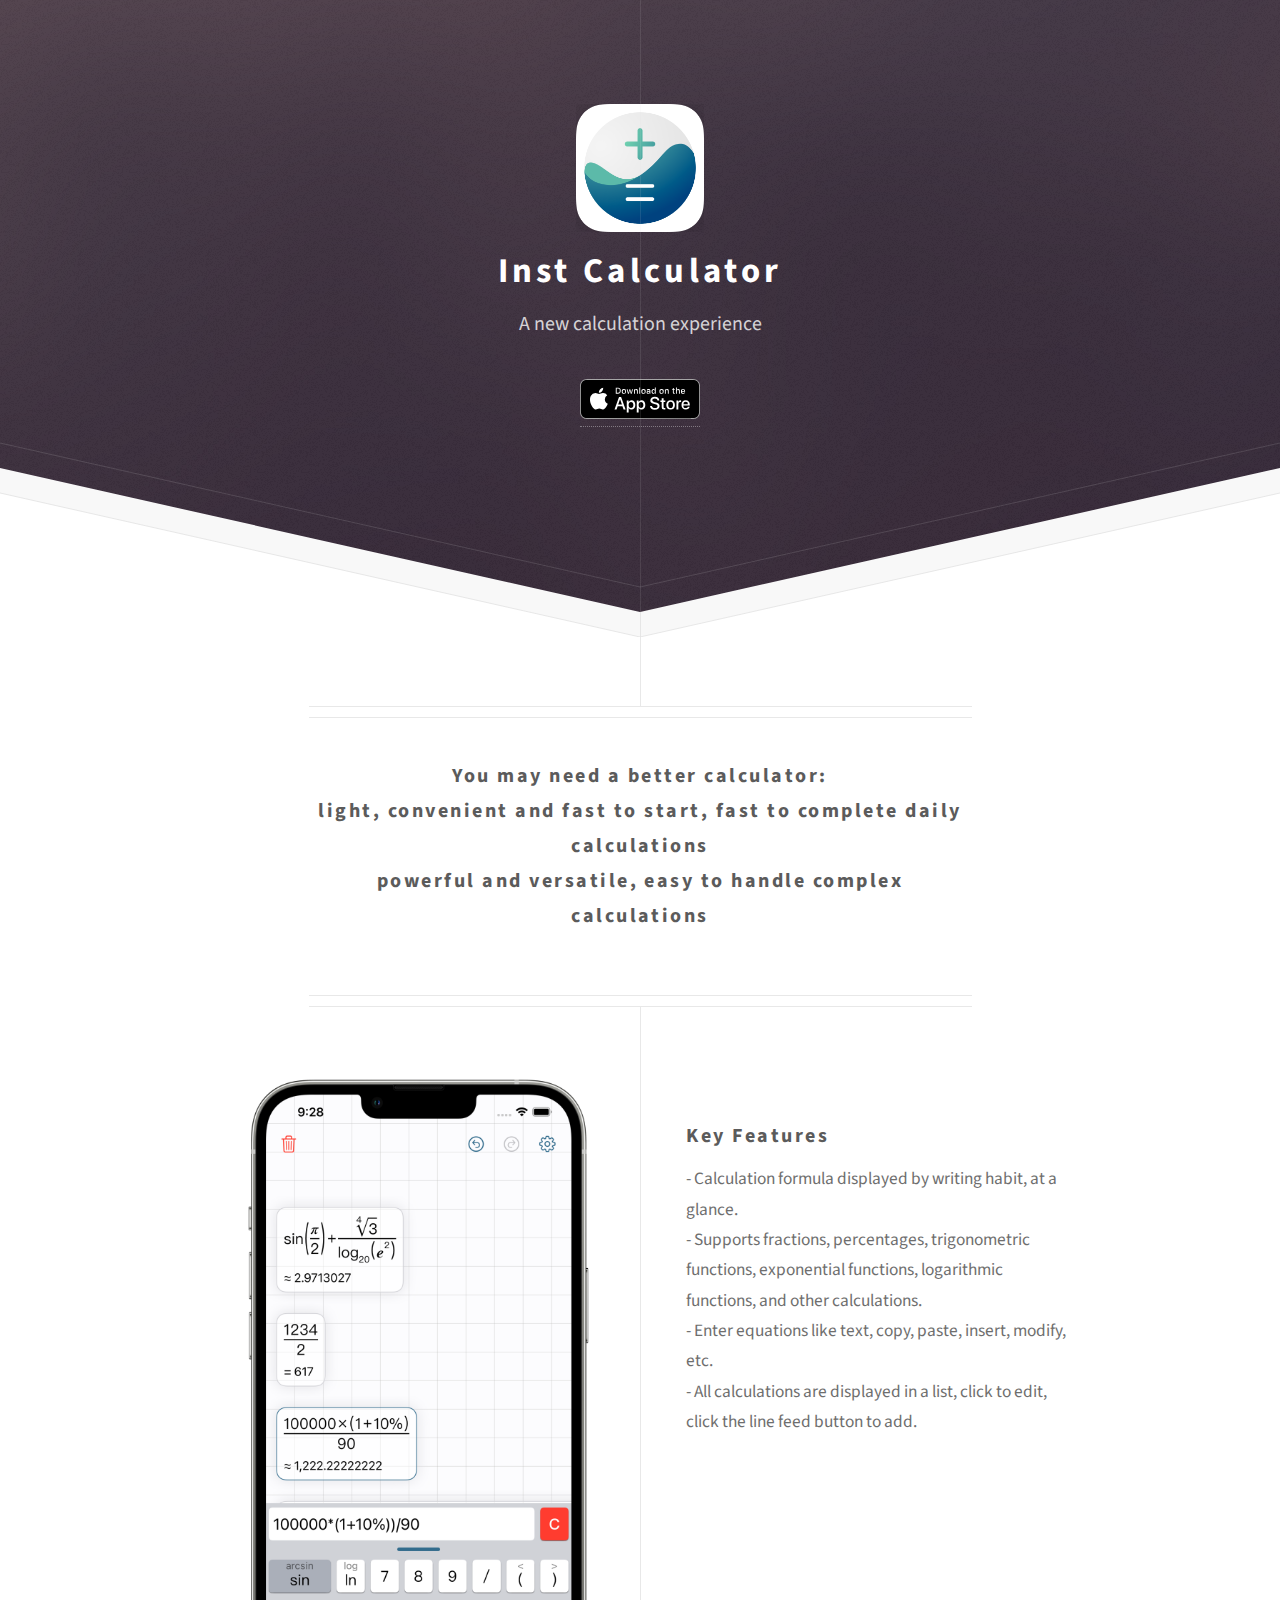
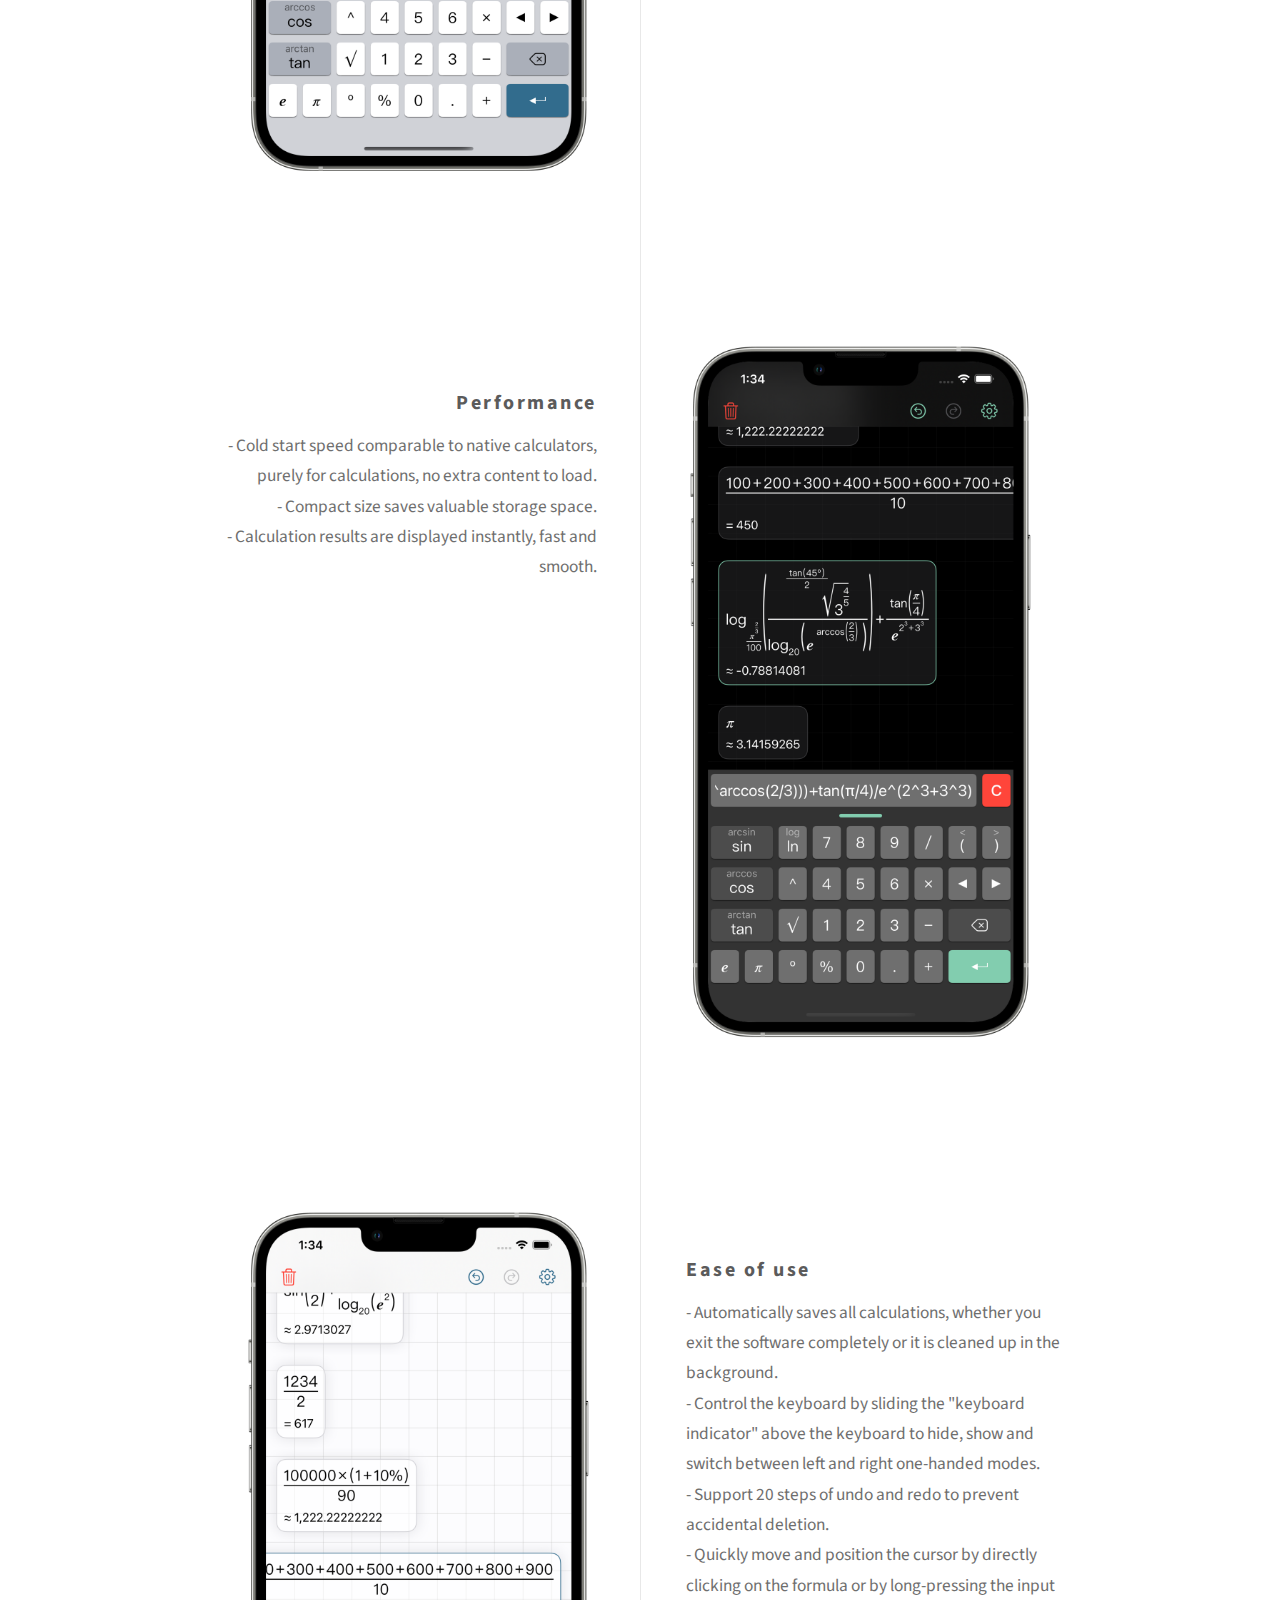
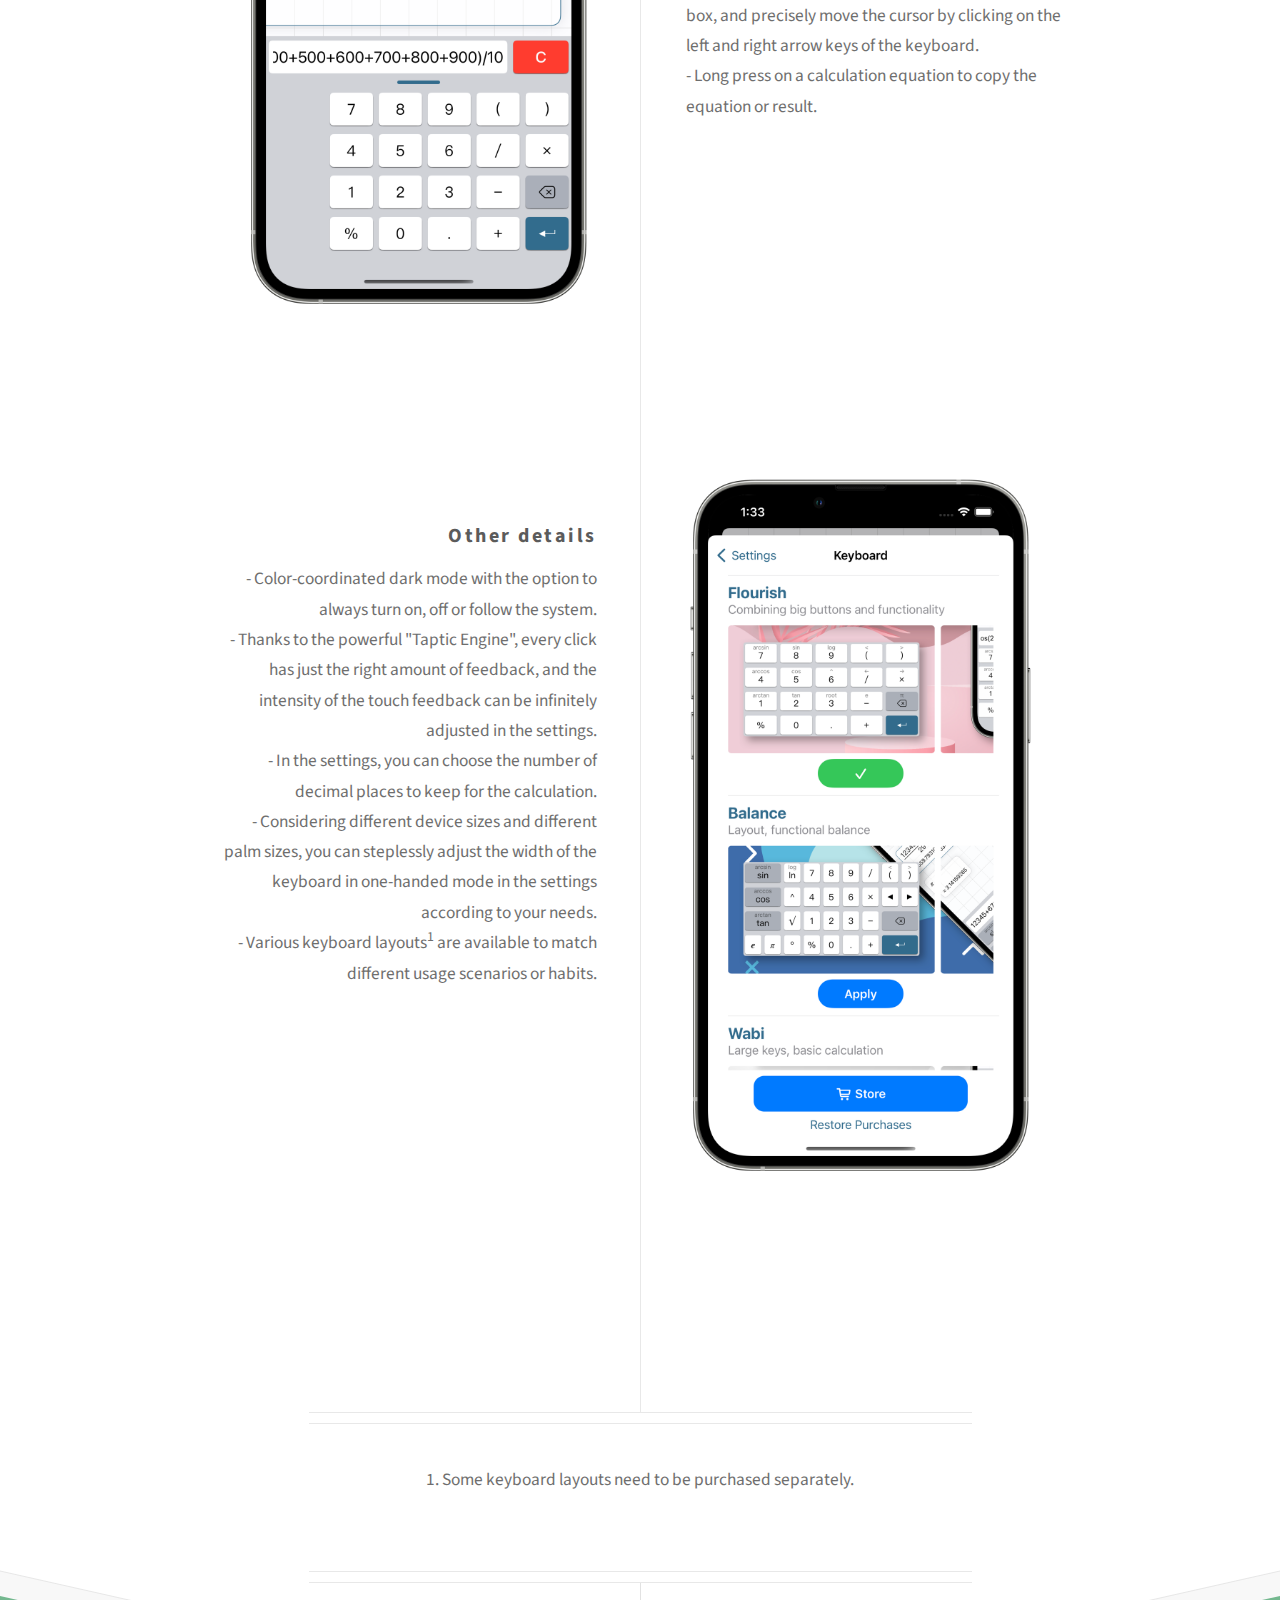
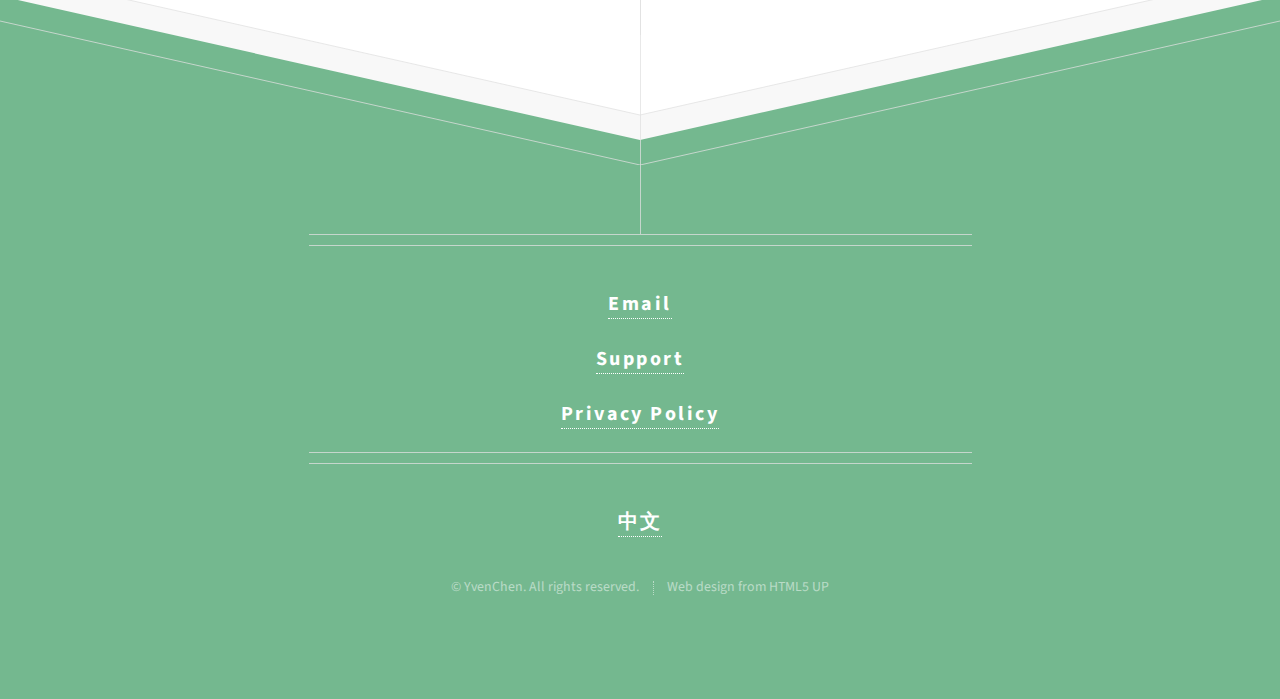
<file: index.html>
<!DOCTYPE HTML>
<!--
	Directive by HTML5 UP
	html5up.net | @ajlkn
	Free for personal and commercial use under the CCA 3.0 license (html5up.net/license)
-->
<html lang="en">
	<head>
		<title>Inst Calculator</title>
		<meta charset="utf-8" />
		<meta name="viewport" content="width=device-width, initial-scale=1, user-scalable=no" />
		<meta name="description" content="Powerful cell phone calculator">
		<meta name="keywords" content="calculator,calculation,operation,arithmetic,scientific,math,fractions,trigonometric,square,ins,iOS,phone">
		<link rel="stylesheet" href="assets/css/main.css" />
	</head>
	<body class="is-preload">

		<!-- Header -->
			<div id="header">
				<img src="images/App Icon.png" alt="App Icon" width="128" height="128"/>
				<h1>Inst Calculator</h1>
				<p>A new calculation experience</p>
				<p>&nbsp;</p>
				<a href="https://apps.apple.com/us/app/ansnow/id1610903373" >
					<img src="images/Download_on_the_App_Store_Badge_US-UK_RGB_blk_092917.svg" alt="Download on the App Store"/>
				</a>
			</div>

		<!-- Main -->
			<div id="main">

				<header class="major container medium">
					<h3>
						You may need a better calculator:    
						<br />
						light, convenient and fast to start, fast to complete daily calculations
						<br />
						powerful and versatile, easy to handle complex calculations
					</h3>
				</header>

				<div class="box alt container">
					<section class="feature left">
						<img src="images/1.png" alt="" class="image" />
						<div class="content">
							<h3>Key Features</h3>
							<p>
								- Calculation formula displayed by writing habit, at a glance.
								<br />
								- Supports fractions, percentages, trigonometric functions, exponential functions, logarithmic functions, and other calculations.
								<br />
								- Enter equations like text, copy, paste, insert, modify, etc.
								<br />
								- All calculations are displayed in a list, click to edit, click the line feed button to add.
							</p>
						</div>
					</section>
					<section class="feature right">
						<img src="images/2.png" alt="" class="image" />
						<div class="content">
							<h3>Performance</h3>
							<p>
								- Cold start speed comparable to native calculators, purely for calculations, no extra content to load.
								<br />
								- Compact size saves valuable storage space.
								<br />
								- Calculation results are displayed instantly, fast and smooth.
							</p>
						</div>
					</section>
					<section class="feature left">
						<img src="images/3.png" alt="" class="image" />
						<div class="content">
							<h3>Ease of use</h3>
							<p>
								- Automatically saves all calculations, whether you exit the software completely or it is cleaned up in the background.
								<br />
								- Control the keyboard by sliding the "keyboard indicator" above the keyboard to hide, show and switch between left and right one-handed modes.
								<br />
								- Support 20 steps of undo and redo to prevent accidental deletion.
								<br />
								- Quickly move and position the cursor by directly clicking on the formula or by long-pressing the input box, and precisely move the cursor by clicking on the left and right arrow keys of the keyboard.
								<br />
								- Long press on a calculation equation to copy the equation or result.
							</p>
						</div>
					</section>
					<section class="feature right">
						<img src="images/4.png" alt="" class="image" />
						<div class="content">
							<h3>Other details</h3>
							<p>
								- Color-coordinated dark mode with the option to always turn on, off or follow the system.
								<br />
								- Thanks to the powerful "Taptic Engine", every click has just the right amount of feedback, and the intensity of the touch feedback can be infinitely adjusted in the settings.
								<br />
								- In the settings, you can choose the number of decimal places to keep for the calculation.
								<br />
								- Considering different device sizes and different palm sizes, you can steplessly adjust the width of the keyboard in one-handed mode in the settings according to your needs.
								<br />
								- Various keyboard layouts<sup>1</sup> are available to match different usage scenarios or habits.
							</p>
						</div>
					</section>
				</div>

				<footer class="major container medium">
					<p>1. Some keyboard layouts need to be purchased separately.</p>
				</footer>

			</div>

		<!-- Footer -->
			<div id="footer">
				<div class="container medium">

					<header class="major last">
						<h3><a href="mailto:yvenchen@icloud.com" >Email</a></h3>
						<h3><a href="/support.html" >Support</a></h3>
						<h3><a href="/privacy.html" >Privacy Policy</a></h3>
					</header>

					<header class="major last">
						<h3><a href="/index_zh.html" >中文</a></h3>
					</header>


					<!-- <ul class="icons">
						<li><a href="#" class="icon brands fa-twitter"><span class="label">Twitter</span></a></li>
						<li><a href="#" class="icon brands fa-facebook-f"><span class="label">Facebook</span></a></li>
						<li><a href="#" class="icon brands fa-instagram"><span class="label">Instagram</span></a></li>
						<li><a href="#" class="icon brands fa-github"><span class="label">Github</span></a></li>
						<li><a href="#" class="icon brands fa-dribbble"><span class="label">Dribbble</span></a></li>
					</ul> -->

					<ul class="copyright">
						<li>&copy; YvenChen. All rights reserved.</li><li>Web design from HTML5 UP</li>
					</ul>

				</div>
			</div>

		<!-- Scripts -->
			<script src="assets/js/jquery.min.js"></script>
			<script src="assets/js/browser.min.js"></script>
			<script src="assets/js/breakpoints.min.js"></script>
			<script src="assets/js/util.js"></script>
			<script src="assets/js/main.js"></script>

	</body>
</html>
</file>
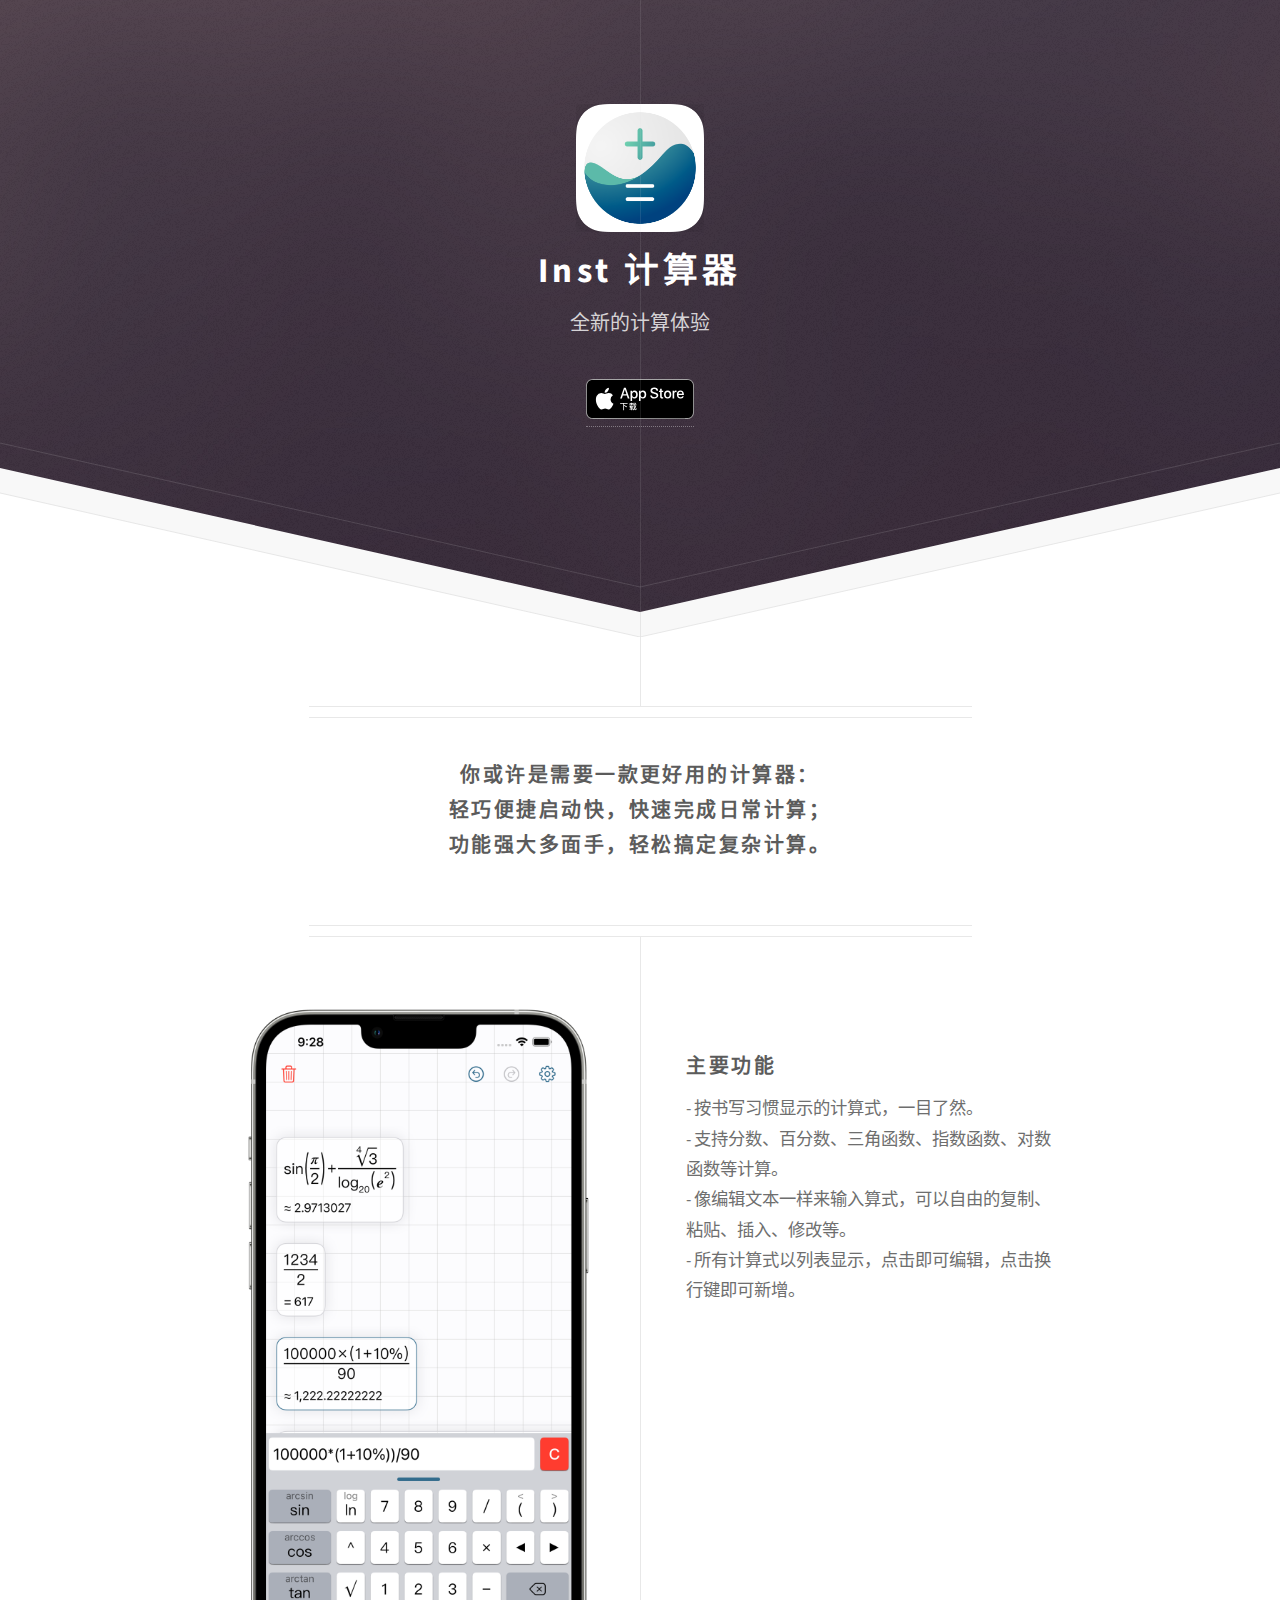
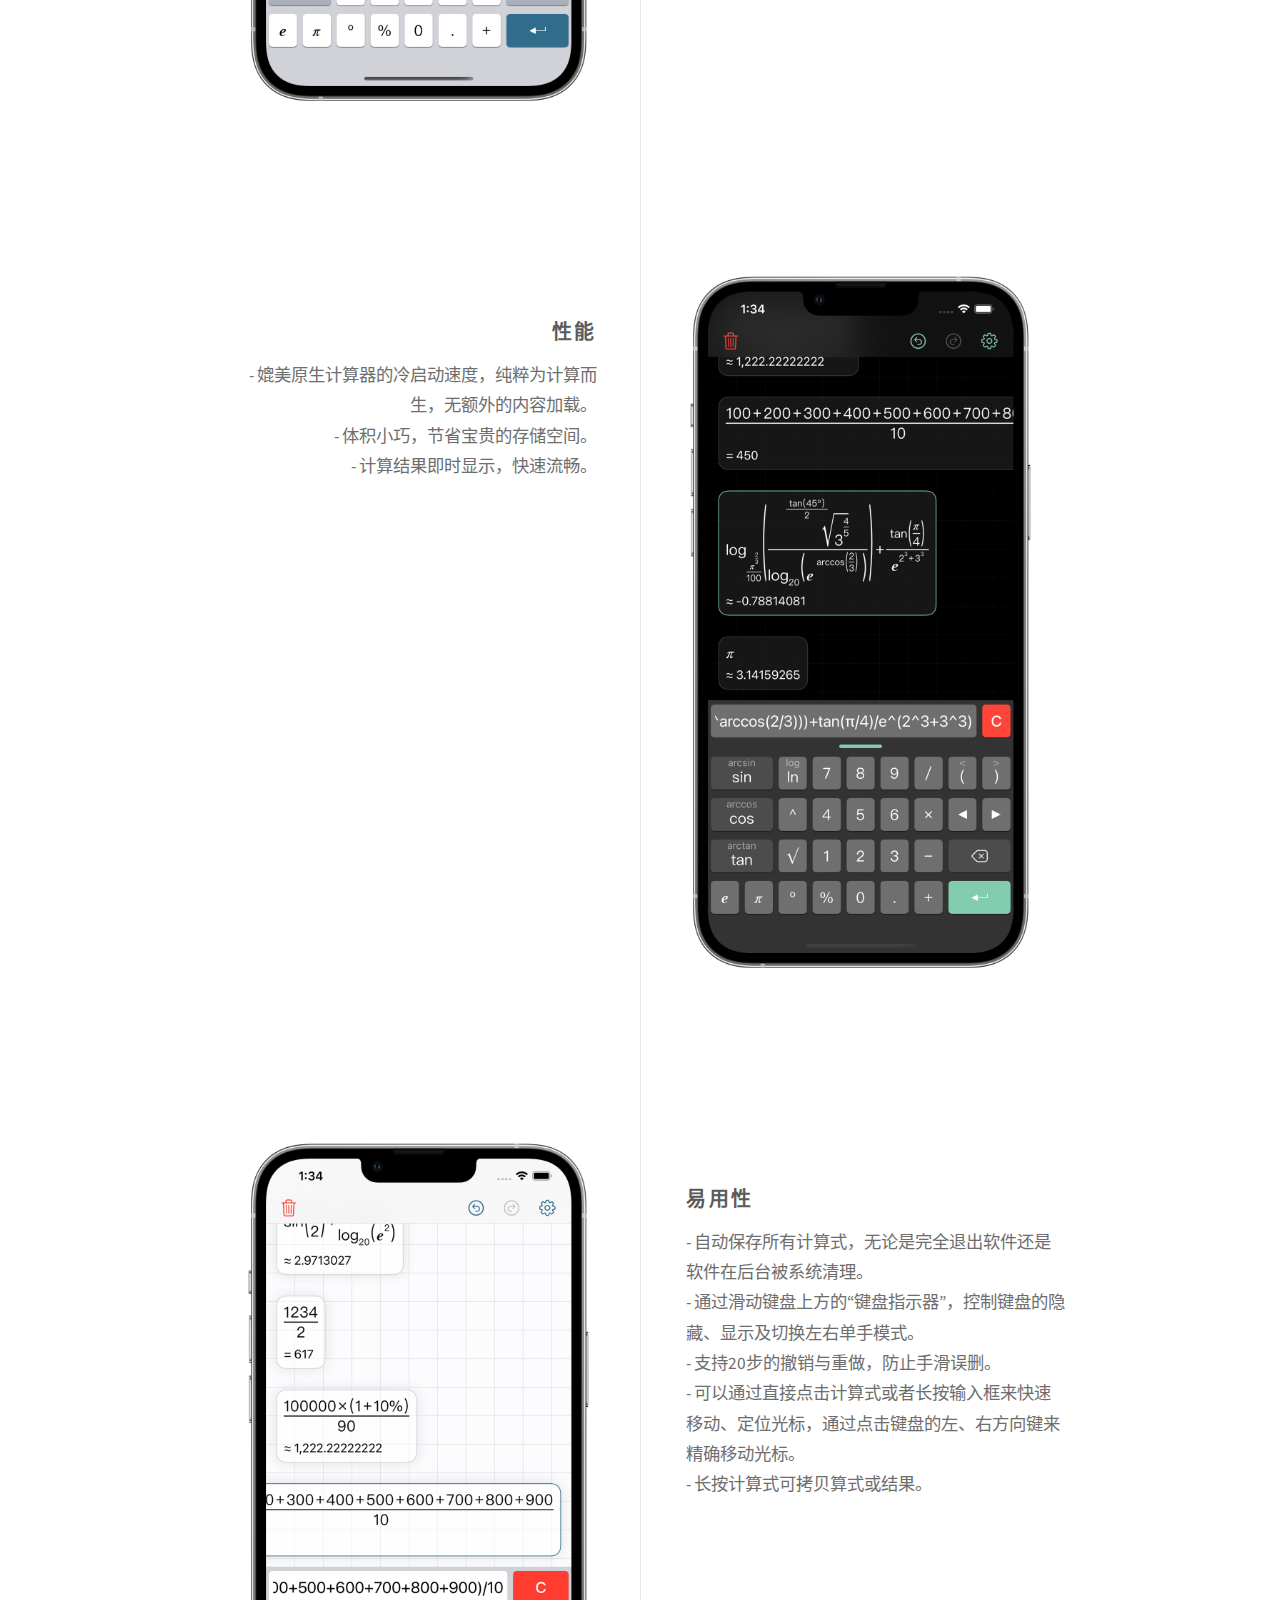
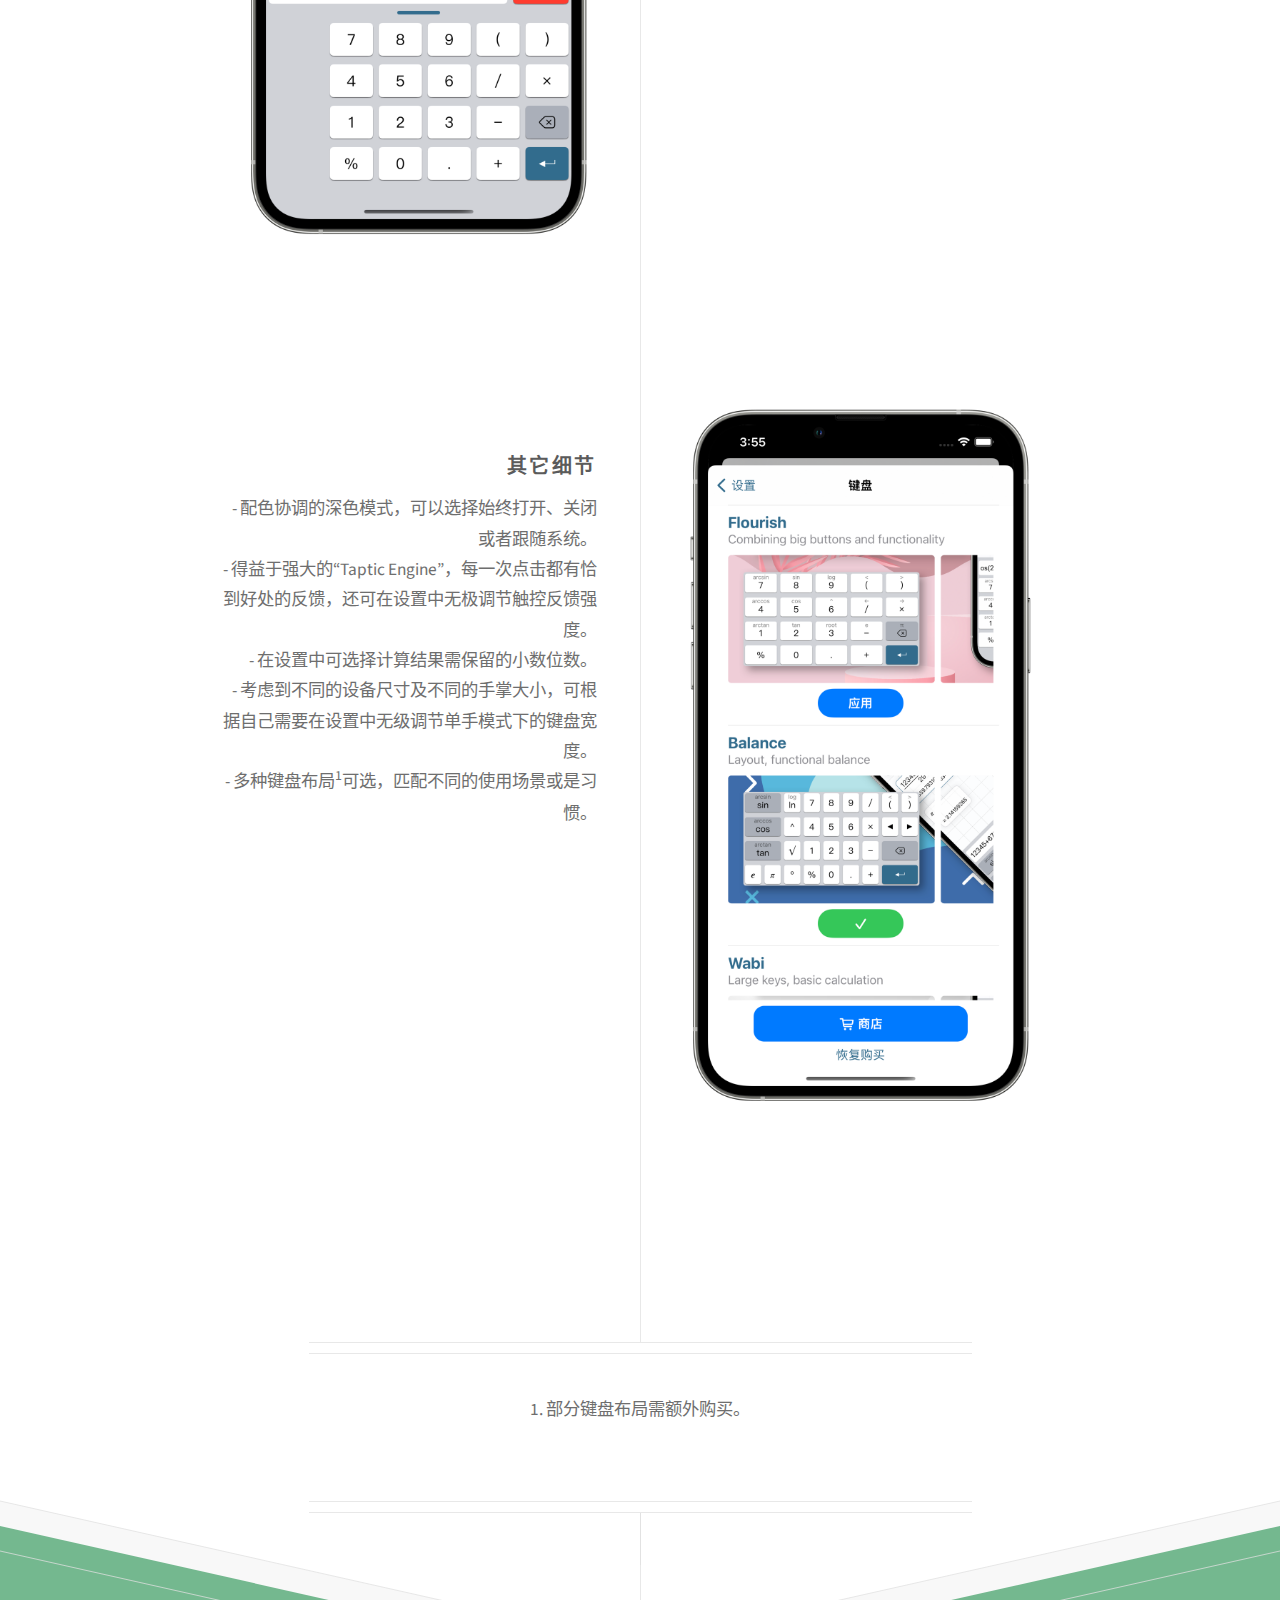
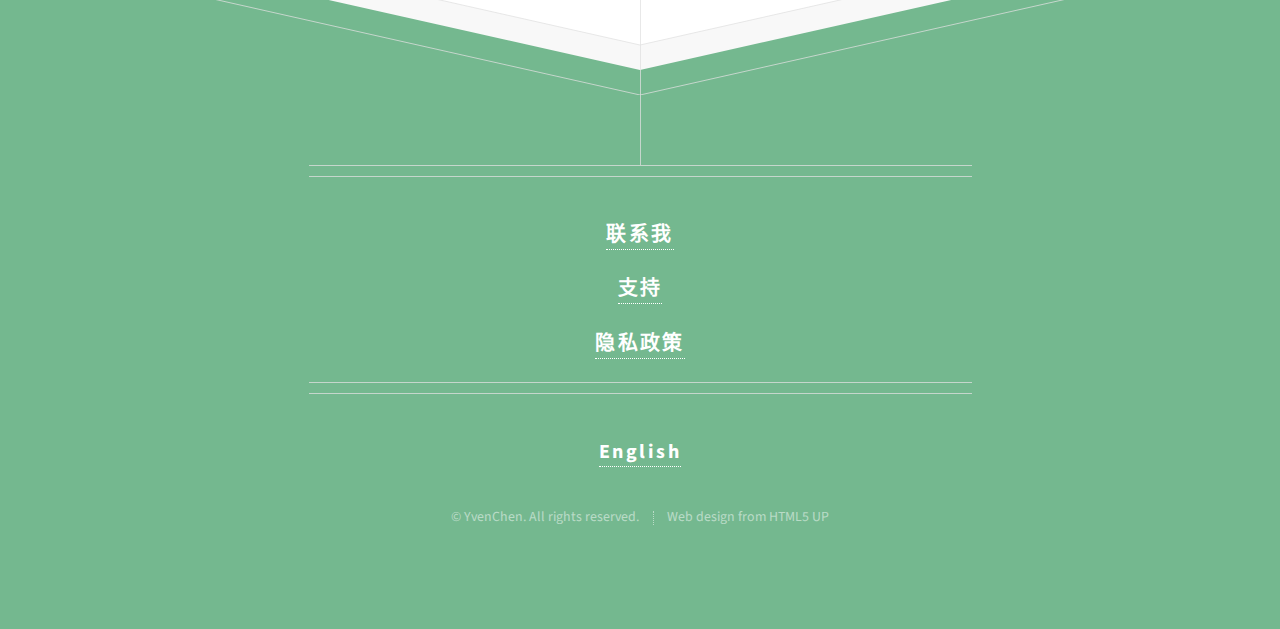
<file: index_zh.html>
<!DOCTYPE HTML>
<!--
	Directive by HTML5 UP
	html5up.net | @ajlkn
	Free for personal and commercial use under the CCA 3.0 license (html5up.net/license)
-->
<html lang="zh-CN">
	<head>
		<title>Inst 计算器</title>
		<meta charset="utf-8" />
		<meta name="viewport" content="width=device-width, initial-scale=1, user-scalable=no" />
		<meta name="description" content="功能强大的手机计算器">
		<meta name="keywords" content="计算器,iOS,分数,科学,手机,ins,学生,数学,小而美">
		<link rel="stylesheet" href="assets/css/main.css" />
	</head>
	<body class="is-preload">

		<!-- Header -->
			<div id="header">
				<img src="images/App Icon.png" alt="App Icon" width="128" height="128"/>
				<h1>Inst 计算器</h1>
				<p>全新的计算体验</p>
				<p>&nbsp;</p>
				<a href="https://apps.apple.com/cn/app/%E5%8D%B3%E7%AE%97/id1610903373" >
					<img src="images/Download_on_the_App_Store_Badge_CNSC_RGB_blk_092917.svg" alt="在App Store下载"/>
				</a>
			</div>

		<!-- Main -->
			<div id="main">

				<header class="major container medium">
					<h3>
						你或许是需要一款更好用的计算器：   
						<br />
						轻巧便捷启动快，快速完成日常计算；
						<br />
						功能强大多面手，轻松搞定复杂计算。
					</h3>
				</header>

				<div class="box alt container">
					<section class="feature left">
						<img src="images/1.png" alt="" class="image" />
						<div class="content">
							<h3>主要功能</h3>
							<p>
								- 按书写习惯显示的计算式，一目了然。
								<br />
								- 支持分数、百分数、三角函数、指数函数、对数函数等计算。
								<br />
								- 像编辑文本一样来输入算式，可以自由的复制、粘贴、插入、修改等。
								<br />
								- 所有计算式以列表显示，点击即可编辑，点击换行键即可新增。
							</p>
						</div>
					</section>
					<section class="feature right">
						<img src="images/2.png" alt="" class="image" />
						<div class="content">
							<h3>性能</h3>
							<p>
								- 媲美原生计算器的冷启动速度，纯粹为计算而生，无额外的内容加载。
								<br />
								- 体积小巧，节省宝贵的存储空间。
								<br />
								- 计算结果即时显示，快速流畅。
							</p>
						</div>
					</section>
					<section class="feature left">
						<img src="images/3.png" alt="" class="image" />
						<div class="content">
							<h3>易用性</h3>
							<p>
								- 自动保存所有计算式，无论是完全退出软件还是软件在后台被系统清理。
								<br />
								- 通过滑动键盘上方的“键盘指示器”，控制键盘的隐藏、显示及切换左右单手模式。
								<br />
								- 支持20步的撤销与重做，防止手滑误删。
								<br />
								- 可以通过直接点击计算式或者长按输入框来快速移动、定位光标，通过点击键盘的左、右方向键来精确移动光标。
								<br />
								- 长按计算式可拷贝算式或结果。
							</p>
						</div>
					</section>
					<section class="feature right">
						<img src="images/4_zh.png" alt="" class="image" />
						<div class="content">
							<h3>其它细节</h3>
							<p>
								- 配色协调的深色模式，可以选择始终打开、关闭或者跟随系统。
								<br />
								- 得益于强大的“Taptic Engine”，每一次点击都有恰到好处的反馈，还可在设置中无极调节触控反馈强度。
								<br />
								- 在设置中可选择计算结果需保留的小数位数。
								<br />
								- 考虑到不同的设备尺寸及不同的手掌大小，可根据自己需要在设置中无级调节单手模式下的键盘宽度。
								<br />
								- 多种键盘布局<sup>1</sup>可选，匹配不同的使用场景或是习惯。
							</p>
						</div>
					</section>
				</div>

				<footer class="major container medium">
					<p>1. 部分键盘布局需额外购买。</p>
				</footer>

			</div>

		<!-- Footer -->
			<div id="footer">
				<div class="container medium">

					<header class="major last">
						<h3><a href="mailto:yvenchen@icloud.com" >联系我</a></h3>
						<h3><a href="/support_zh.html" >支持</a></h3>
						<h3><a href="/privacy.html" >隐私政策</a></h3>
					</header>

					<header class="major last">
						<h3><a href="/index.html" >English</a></h3>
					</header>


					<!-- <ul class="icons">
						<li><a href="#" class="icon brands fa-twitter"><span class="label">Twitter</span></a></li>
						<li><a href="#" class="icon brands fa-facebook-f"><span class="label">Facebook</span></a></li>
						<li><a href="#" class="icon brands fa-instagram"><span class="label">Instagram</span></a></li>
						<li><a href="#" class="icon brands fa-github"><span class="label">Github</span></a></li>
						<li><a href="#" class="icon brands fa-dribbble"><span class="label">Dribbble</span></a></li>
					</ul> -->

					<ul class="copyright">
						<li>&copy; YvenChen. All rights reserved.</li><li>Web design from HTML5 UP</li>
					</ul>

				</div>
			</div>

		<!-- Scripts -->
			<script src="assets/js/jquery.min.js"></script>
			<script src="assets/js/browser.min.js"></script>
			<script src="assets/js/breakpoints.min.js"></script>
			<script src="assets/js/util.js"></script>
			<script src="assets/js/main.js"></script>

	</body>
</html>
</file>
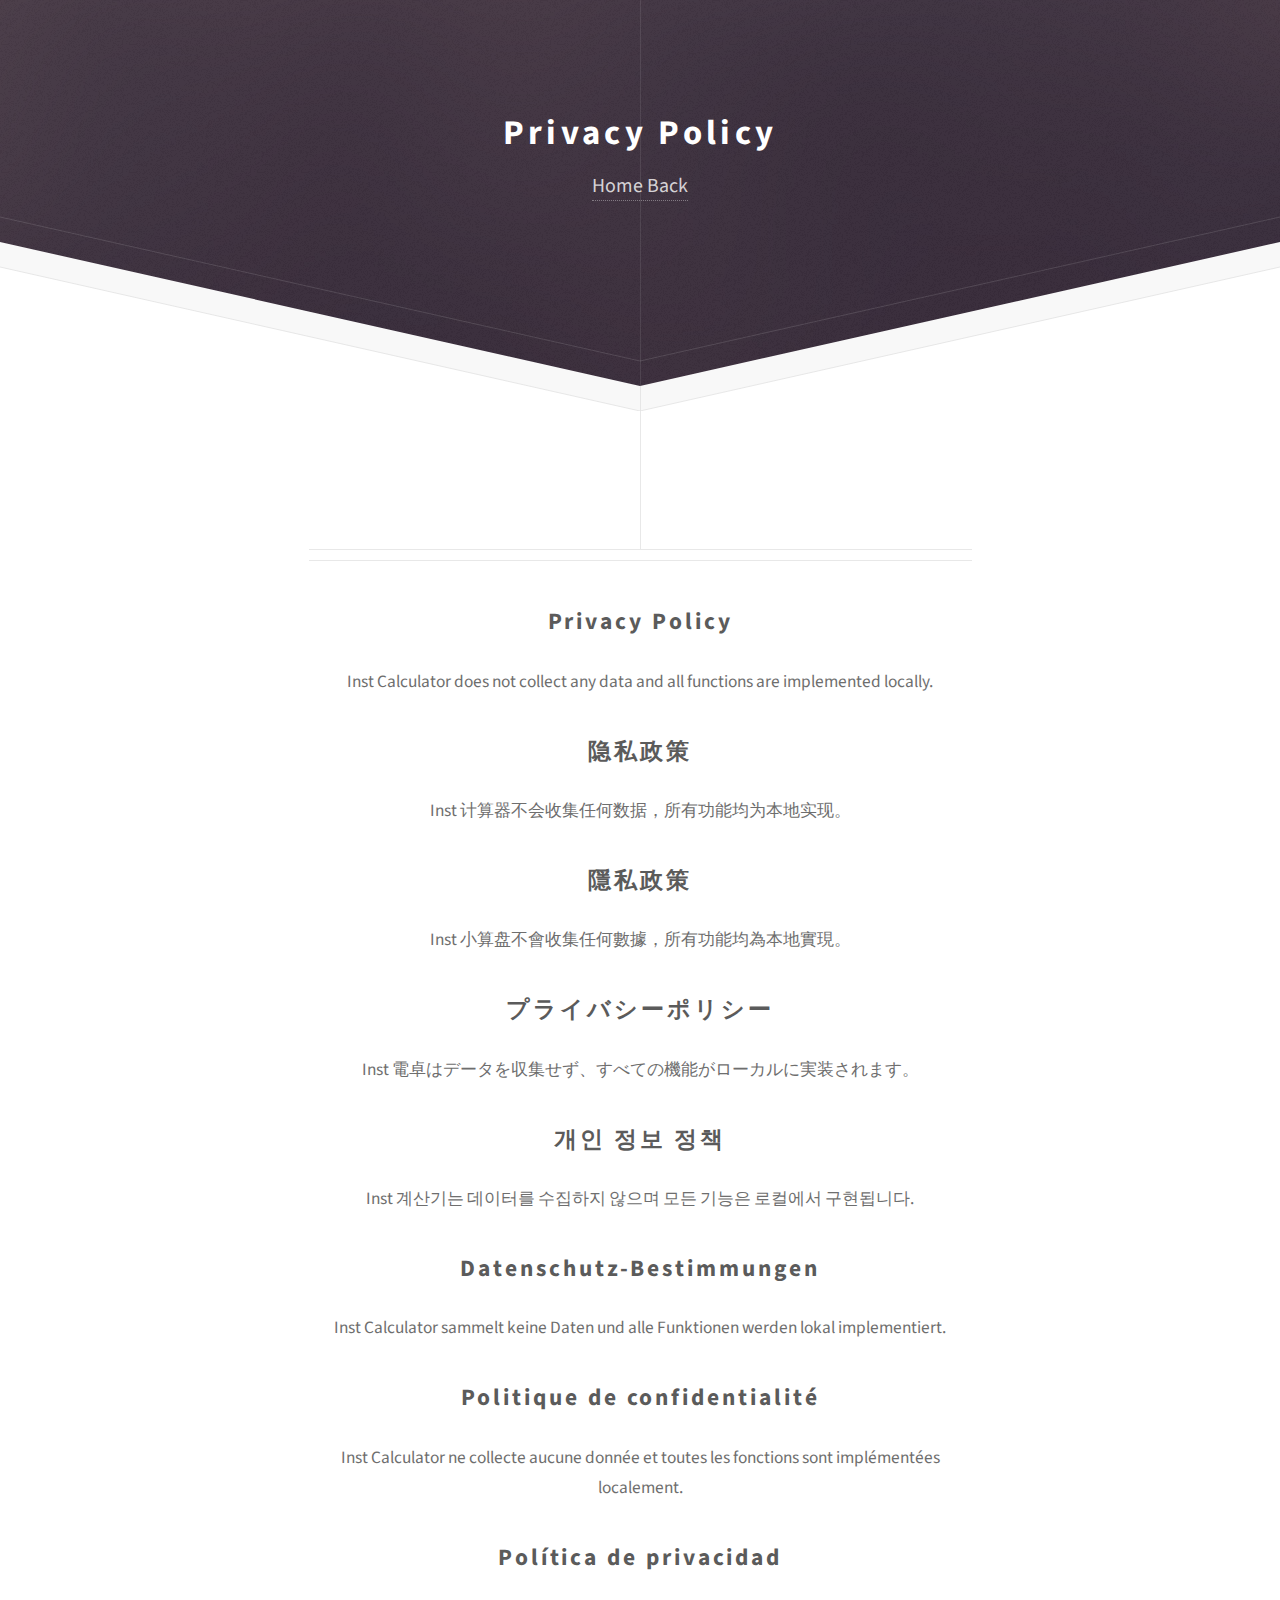
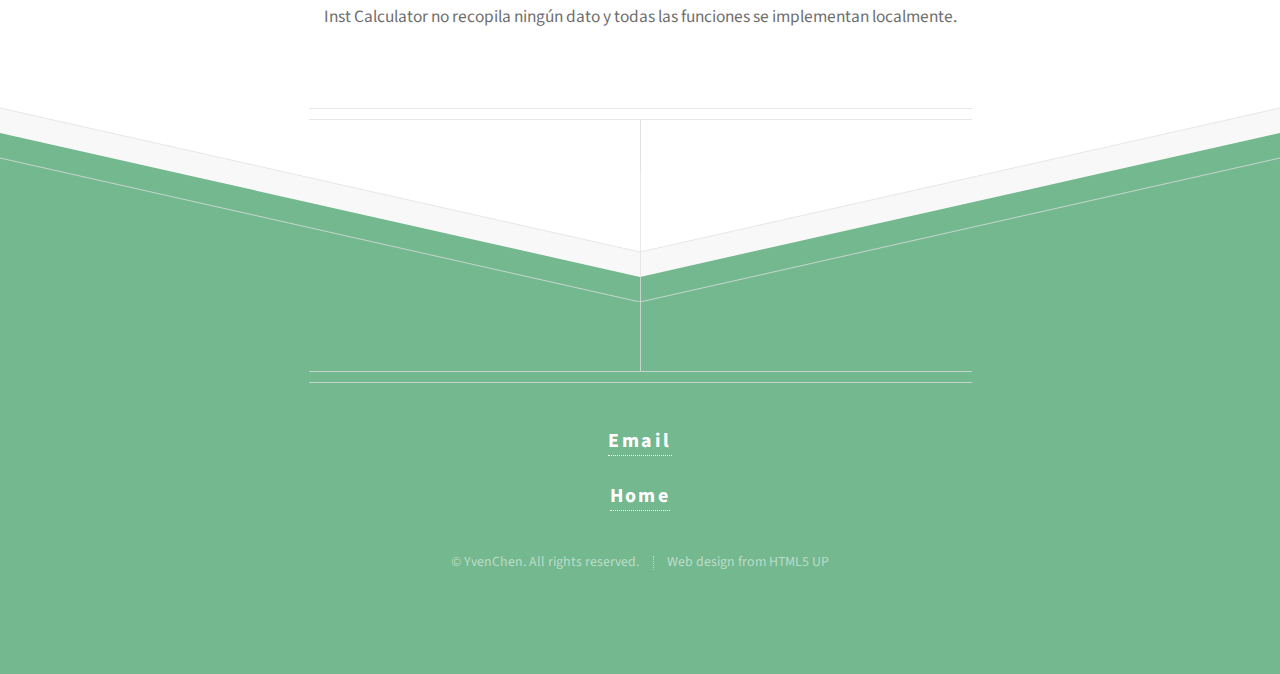
<file: privacy.html>
<!DOCTYPE HTML>

<html>
	<head>
		<title>Inst Calculator | Privacy</title>
		<meta charset="utf-8" />
		<meta name="viewport" content="width=device-width, initial-scale=1, user-scalable=no" />
		<link rel="stylesheet" href="assets/css/main.css" />
	</head>

    <body class="is-preload">
        <!-- Header -->
            <div id="header">
                <h1>Privacy Policy</h1>
                <p><a href="/index.html" >Home Back</a></p>
            </div>

            <div id="main">
                <footer class="major container medium">
                    <h2>Privacy Policy</h2>
                    <p>Inst Calculator does not collect any data and all functions are implemented locally.</p>
                    <h2>隐私政策</h2>
                    <p>Inst 计算器不会收集任何数据，所有功能均为本地实现。</p>
                    <h2>隱私政策</h2>
                    <p>Inst 小算盘不會收集任何數據，所有功能均為本地實現。</p>
                    <h2>プライバシーポリシー</h2>
                    <p>Inst 電卓はデータを収集せず、すべての機能がローカルに実装されます。</p>
                    <h2>개인 정보 정책</h2>
                    <p>Inst 계산기는 데이터를 수집하지 않으며 모든 기능은 로컬에서 구현됩니다.</p>
                    <h2>Datenschutz-Bestimmungen</h2>
                    <p>Inst Calculator sammelt keine Daten und alle Funktionen werden lokal implementiert.</p>
                    <h2>Politique de confidentialité</h2>
                    <p>Inst Calculator ne collecte aucune donnée et toutes les fonctions sont implémentées localement.</p>
                    <h2>Política de privacidad</h2>
                    <p>Inst Calculator no recopila ningún dato y todas las funciones se implementan localmente.</p>
                </footer>
            </div>

        <!-- Footer -->
			<div id="footer">
				<div class="container medium">

					<header class="major last">
						<h3><a href="mailto:yvenchen@icloud.com" >Email</a></h3>
						<h3><a href="/index.html" >Home</a></h3>
					</header>

					<ul class="copyright">
						<li>&copy; YvenChen. All rights reserved.</li><li>Web design from HTML5 UP</li>
					</ul>

				</div>
			</div>

		<!-- Scripts -->
			<script src="assets/js/jquery.min.js"></script>
			<script src="assets/js/browser.min.js"></script>
			<script src="assets/js/breakpoints.min.js"></script>
			<script src="assets/js/util.js"></script>
			<script src="assets/js/main.js"></script>

    </body>
</html>
</file>
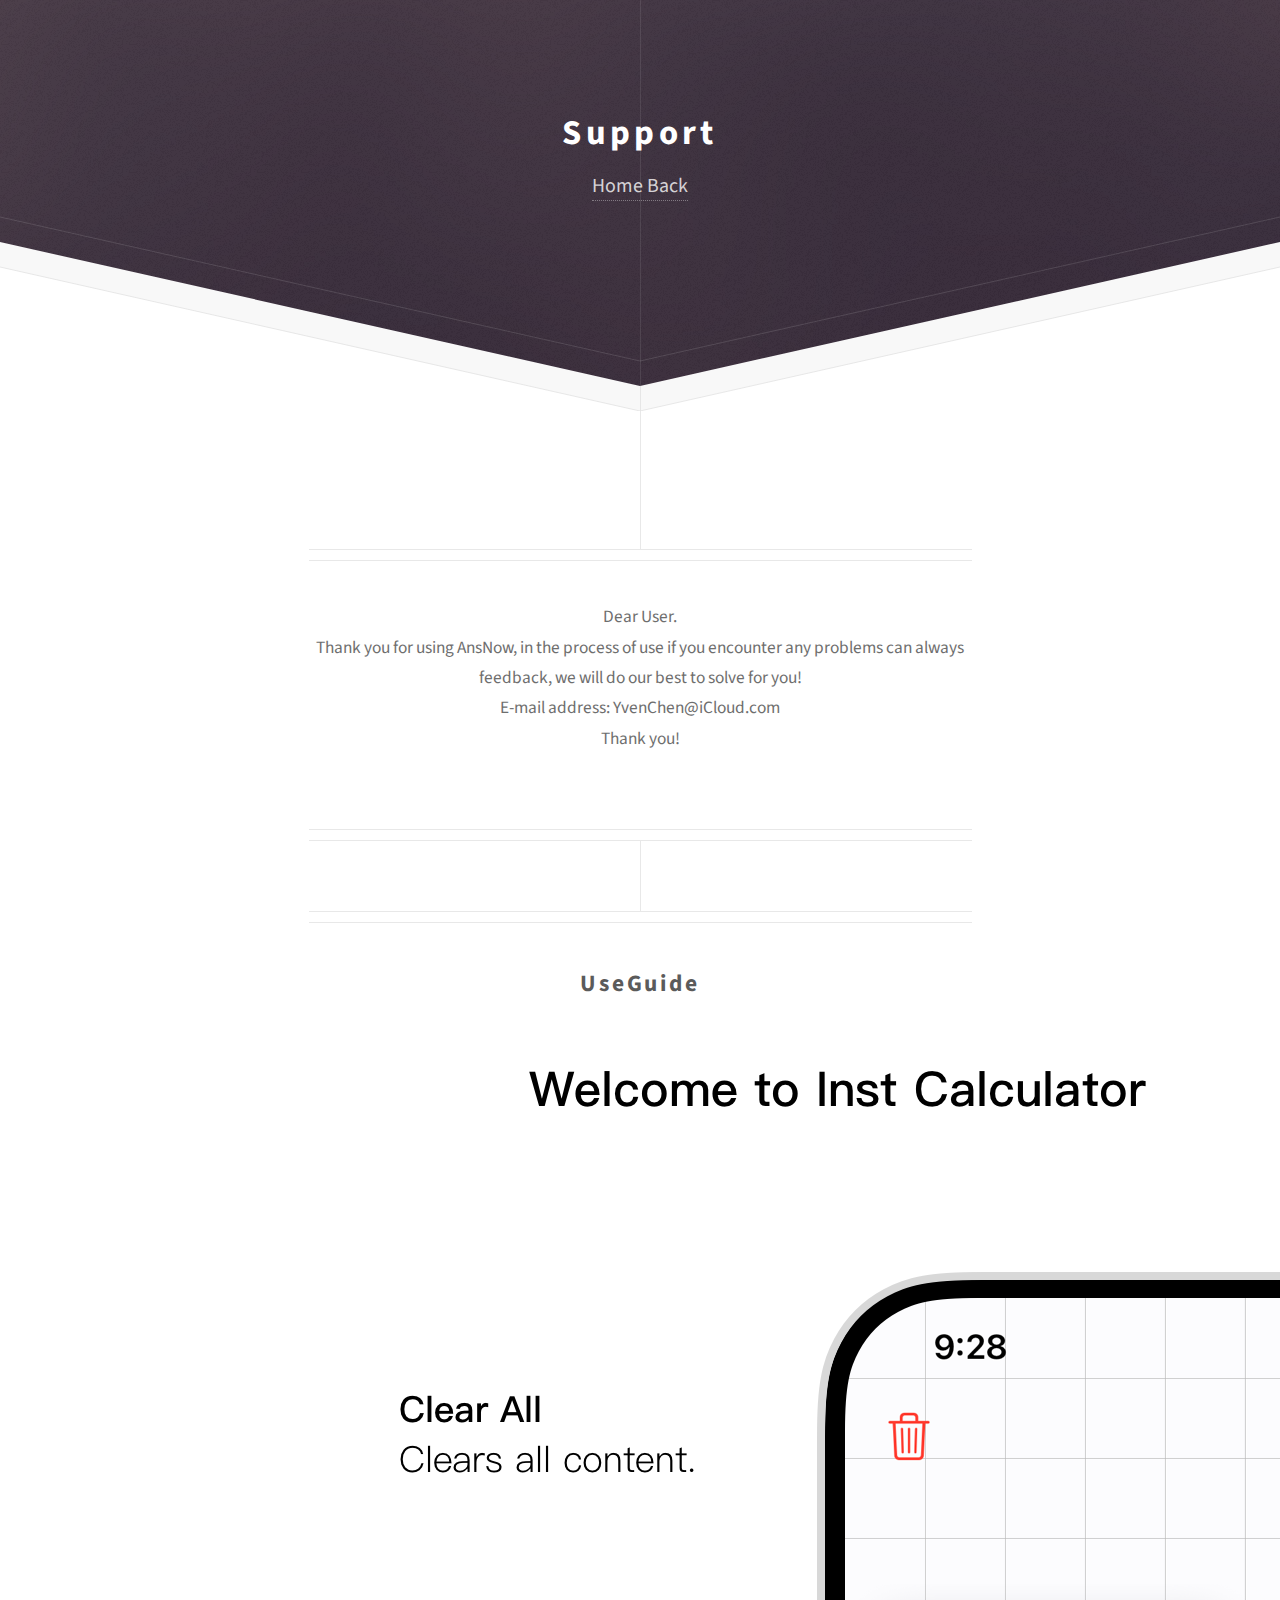
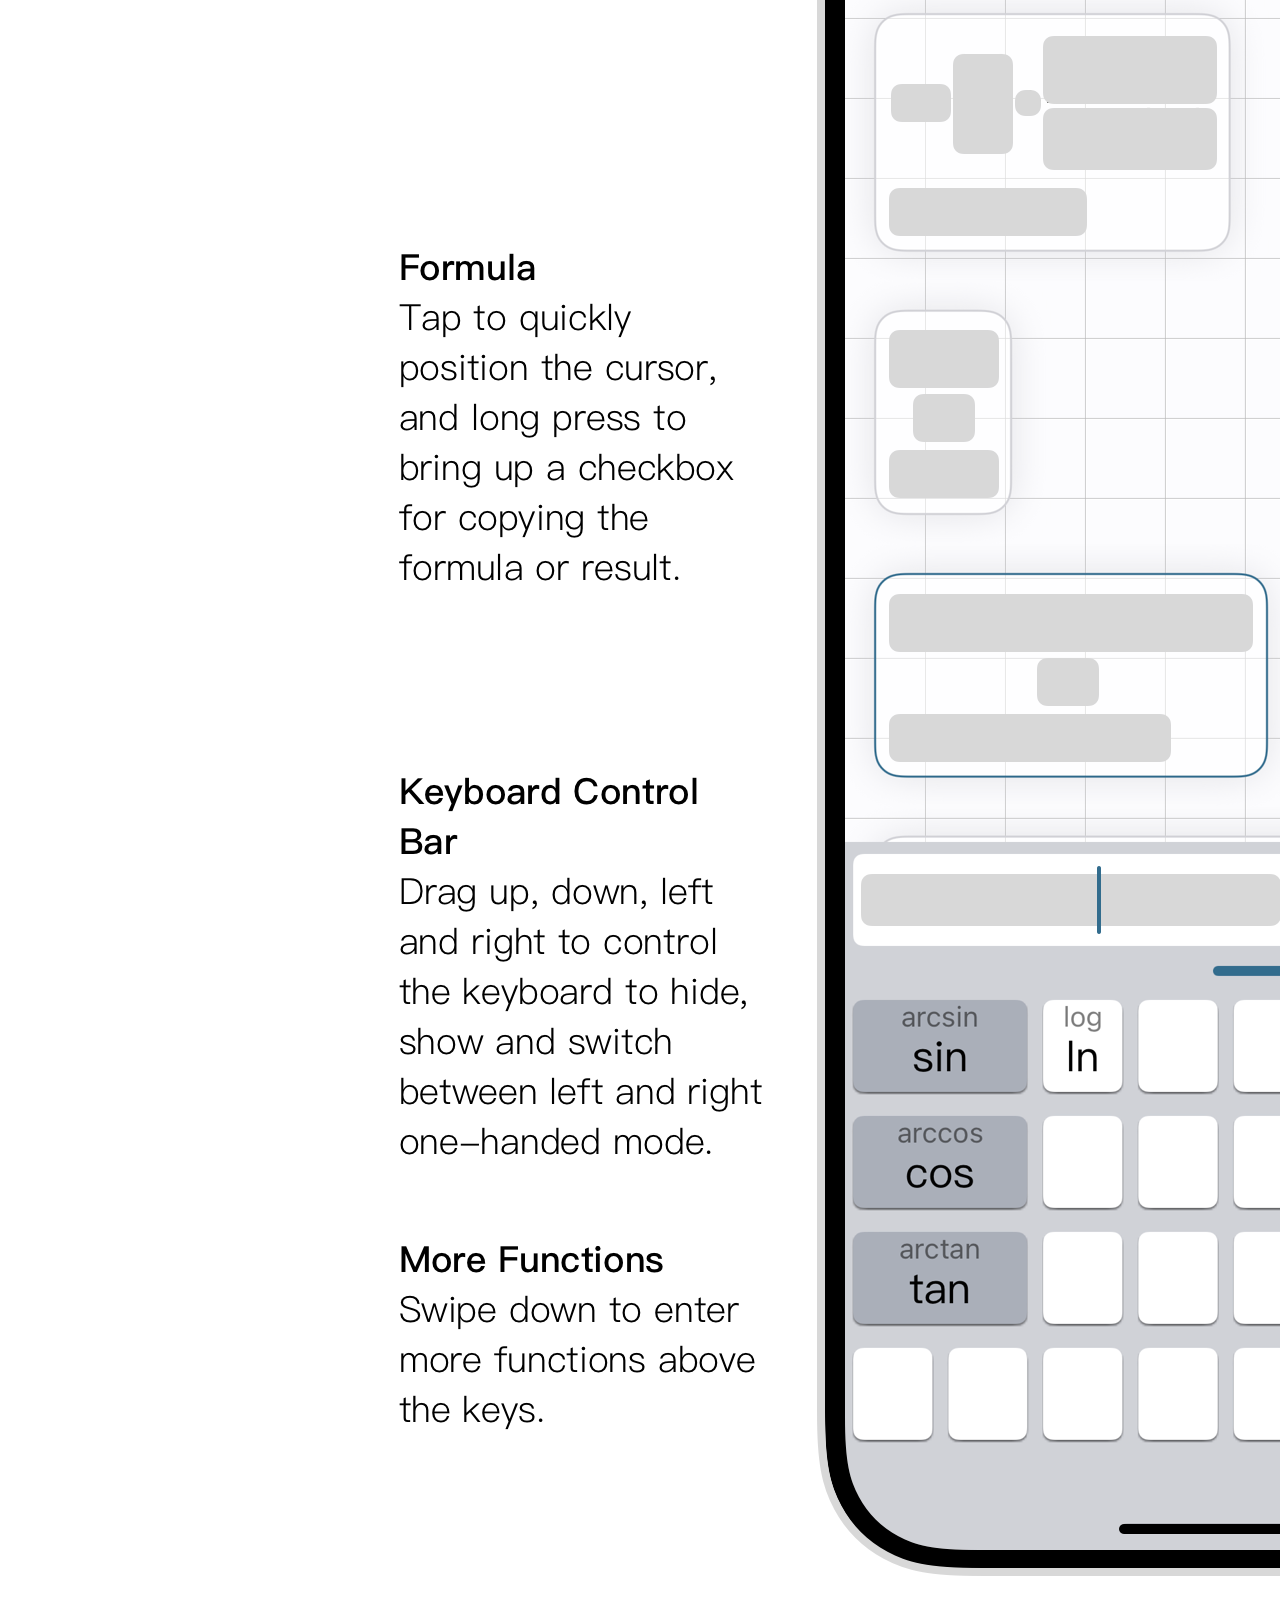
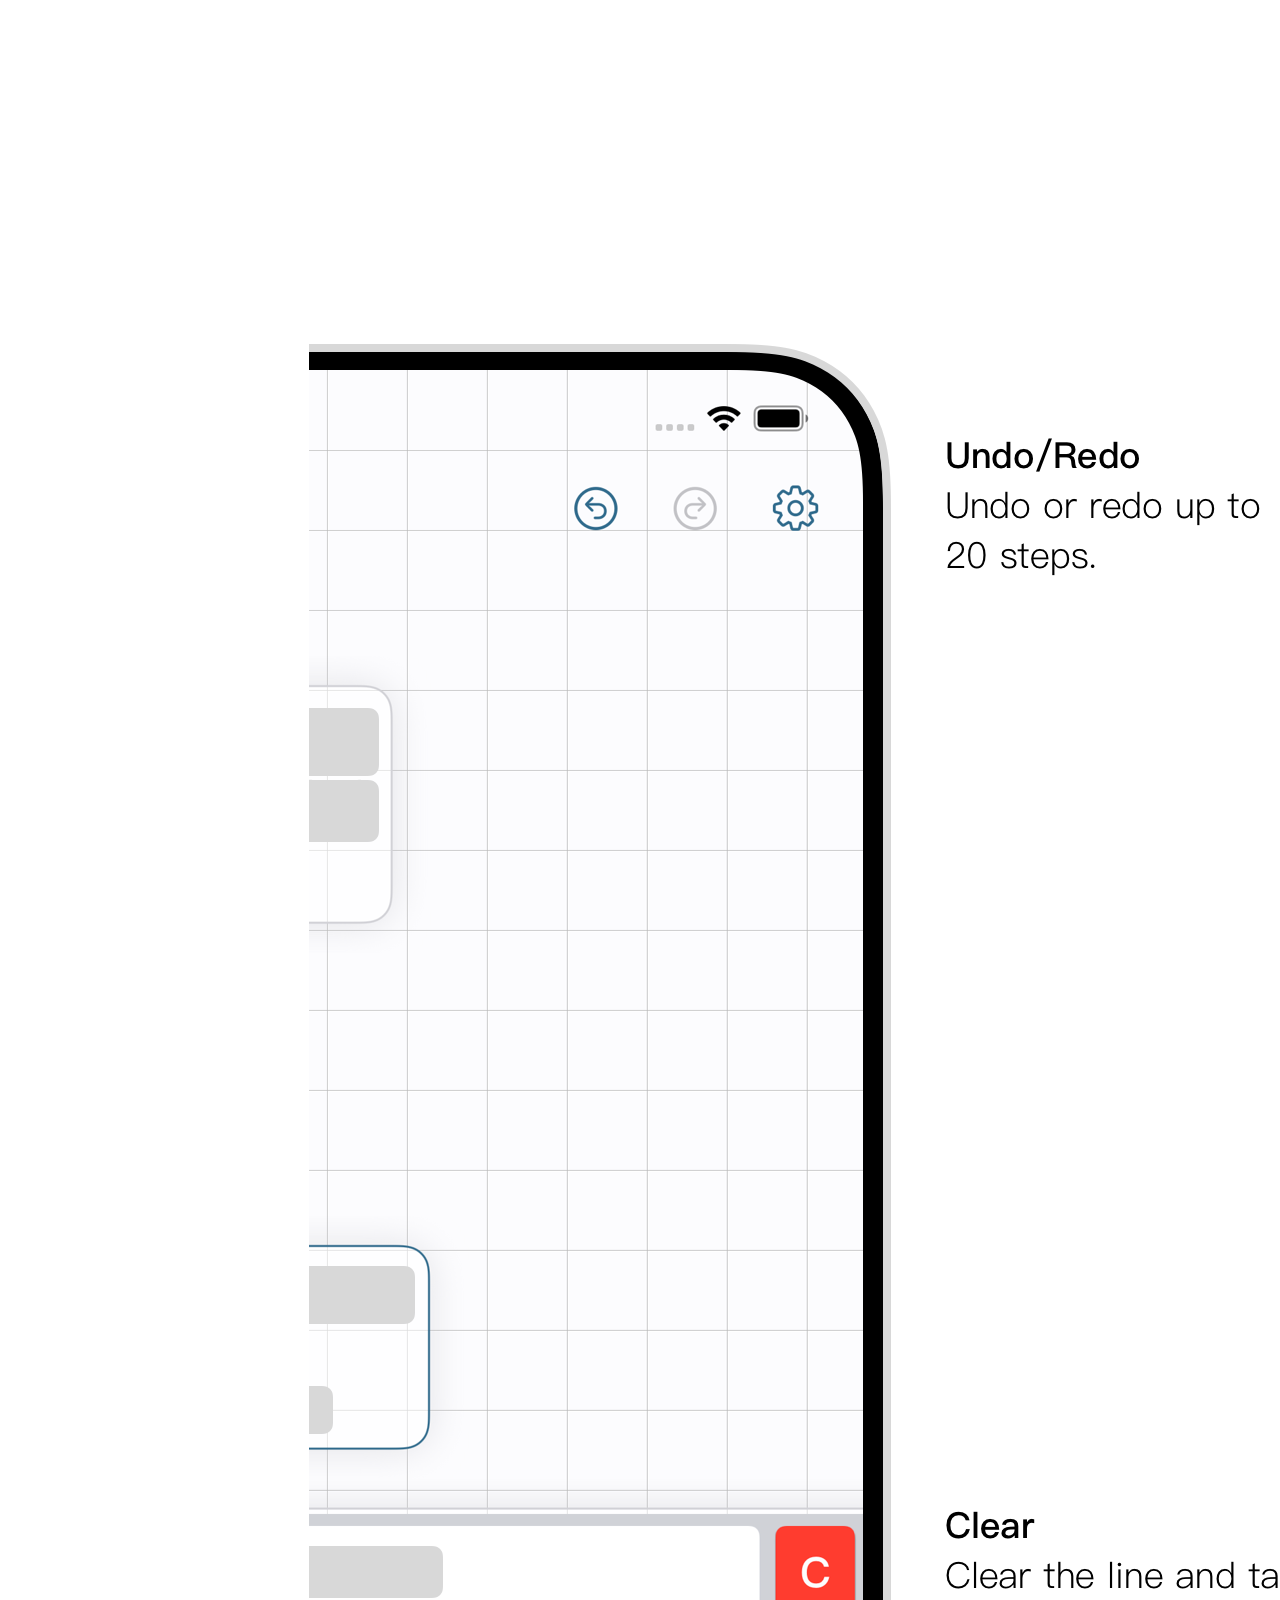
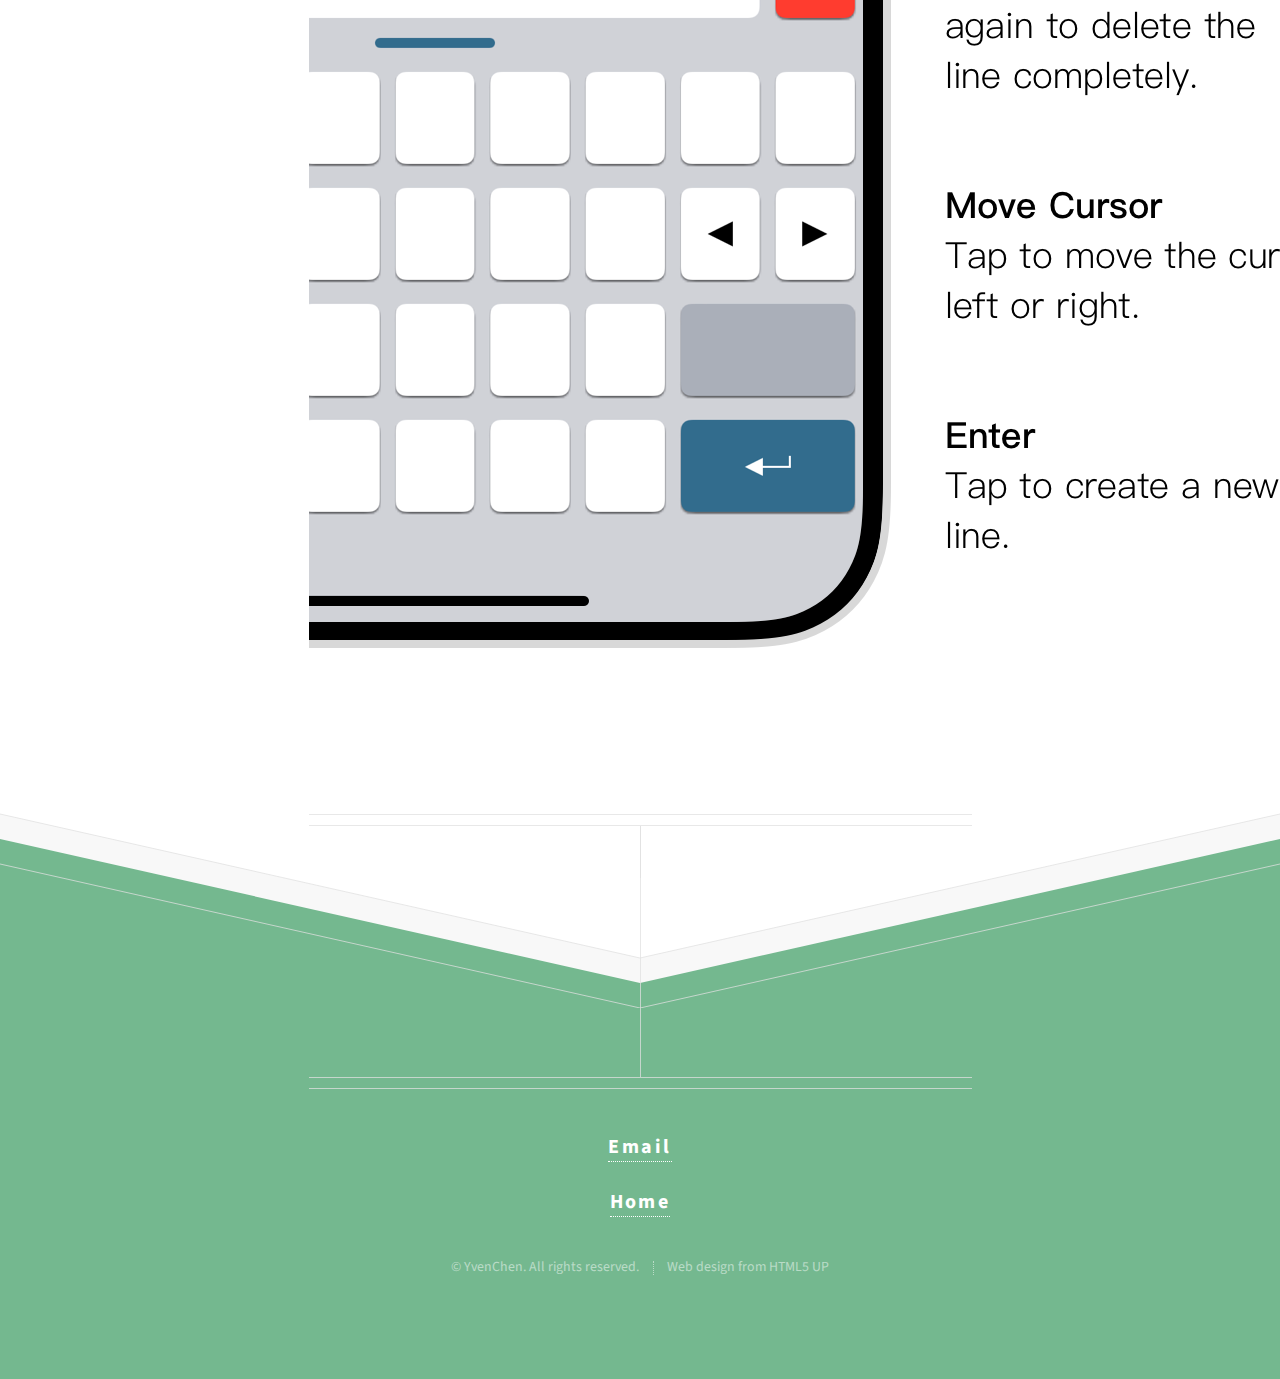
<file: support.html>
<!DOCTYPE HTML>

<html>
	<head>
		<title>Inst Calculator | Support</title>
		<meta charset="utf-8" />
		<meta name="viewport" content="width=device-width, initial-scale=1, user-scalable=no" />
		<link rel="stylesheet" href="assets/css/main.css" />
	</head>

    <body class="is-preload">
        <!-- Header -->
            <div id="header">
                <h1>Support</h1>
                <p><a href="/index.html" >Home Back</a></p>
            </div>

            <div id="main">
                <footer class="major container medium">
                    <p>Dear User.
                        <br />
                        Thank you for using AnsNow, in the process of use if you encounter any problems can always feedback, we will do our best to solve for you!
                        <br />
                        E-mail address: YvenChen@iCloud.com
                        <br />
                        Thank you!
                    </p>
                </footer>
                <footer class="major container medium">
                    <h2>UseGuide</h2>
                    <img src="images/UseGuide1.png" alt="" class="UseGuide" />
                    <img src="images/UseGuide2.png" alt="" class="UseGuide" />
                </footer>
            </div>

        <!-- Footer -->
			<div id="footer">
				<div class="container medium">

					<header class="major last">
						<h3><a href="mailto:yvenchen@icloud.com" >Email</a></h3>
						<h3><a href="/index.html" >Home</a></h3>
					</header>

					<ul class="copyright">
						<li>&copy; YvenChen. All rights reserved.</li><li>Web design from HTML5 UP</li>
					</ul>

				</div>
			</div>

		<!-- Scripts -->
			<script src="assets/js/jquery.min.js"></script>
			<script src="assets/js/browser.min.js"></script>
			<script src="assets/js/breakpoints.min.js"></script>
			<script src="assets/js/util.js"></script>
			<script src="assets/js/main.js"></script>

    </body>
</html>
</file>
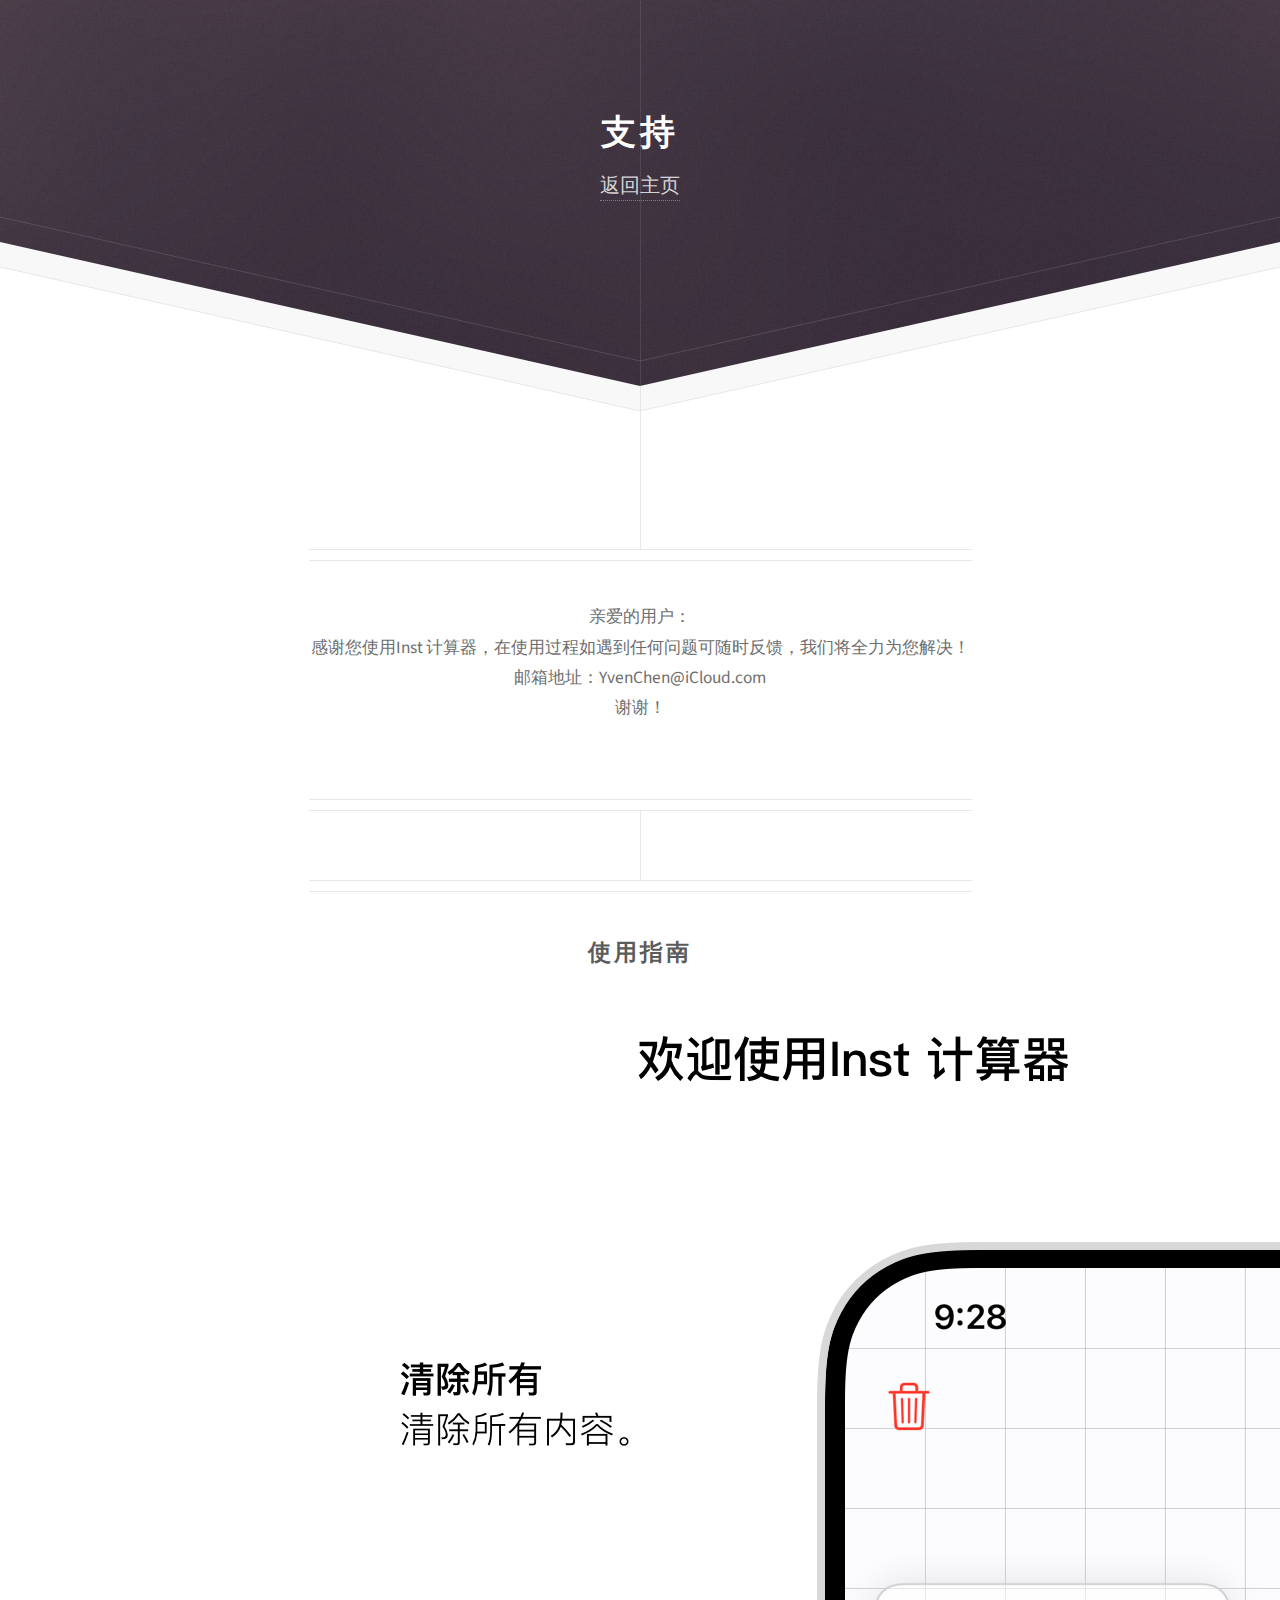
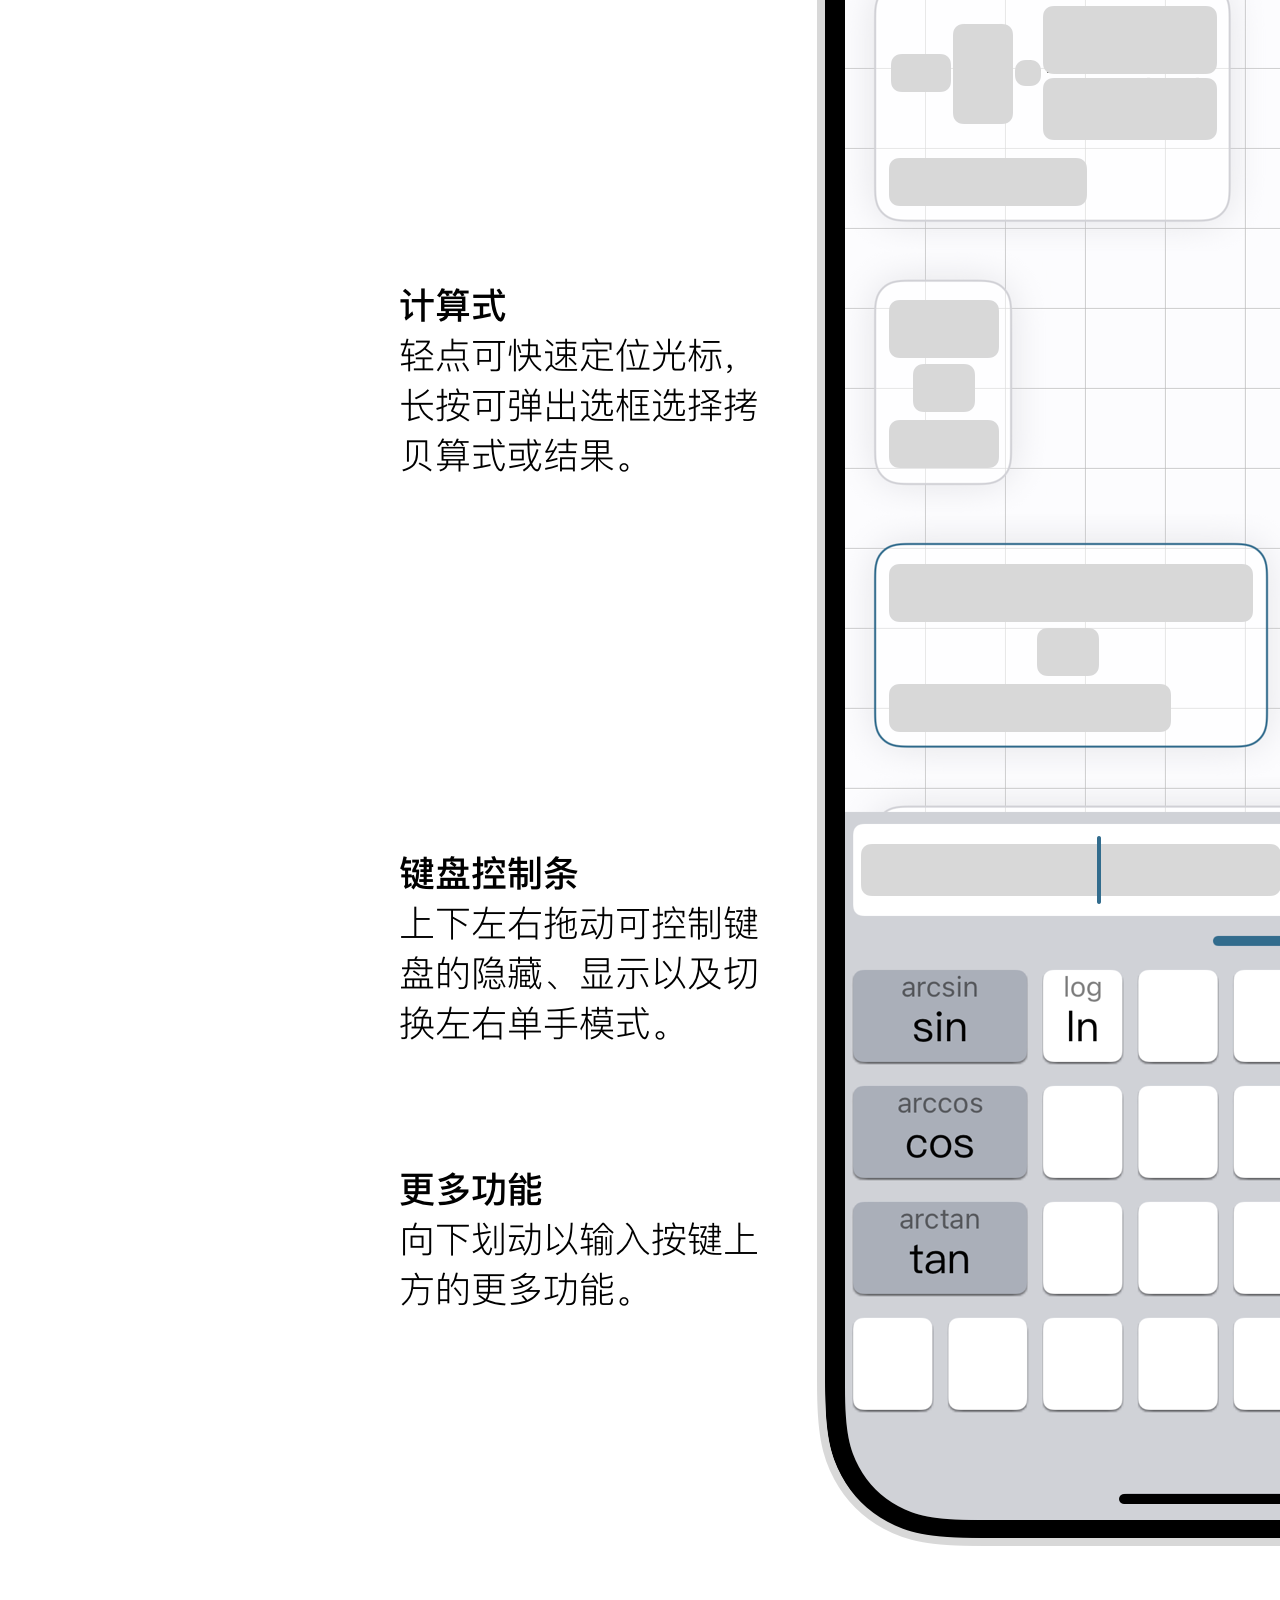
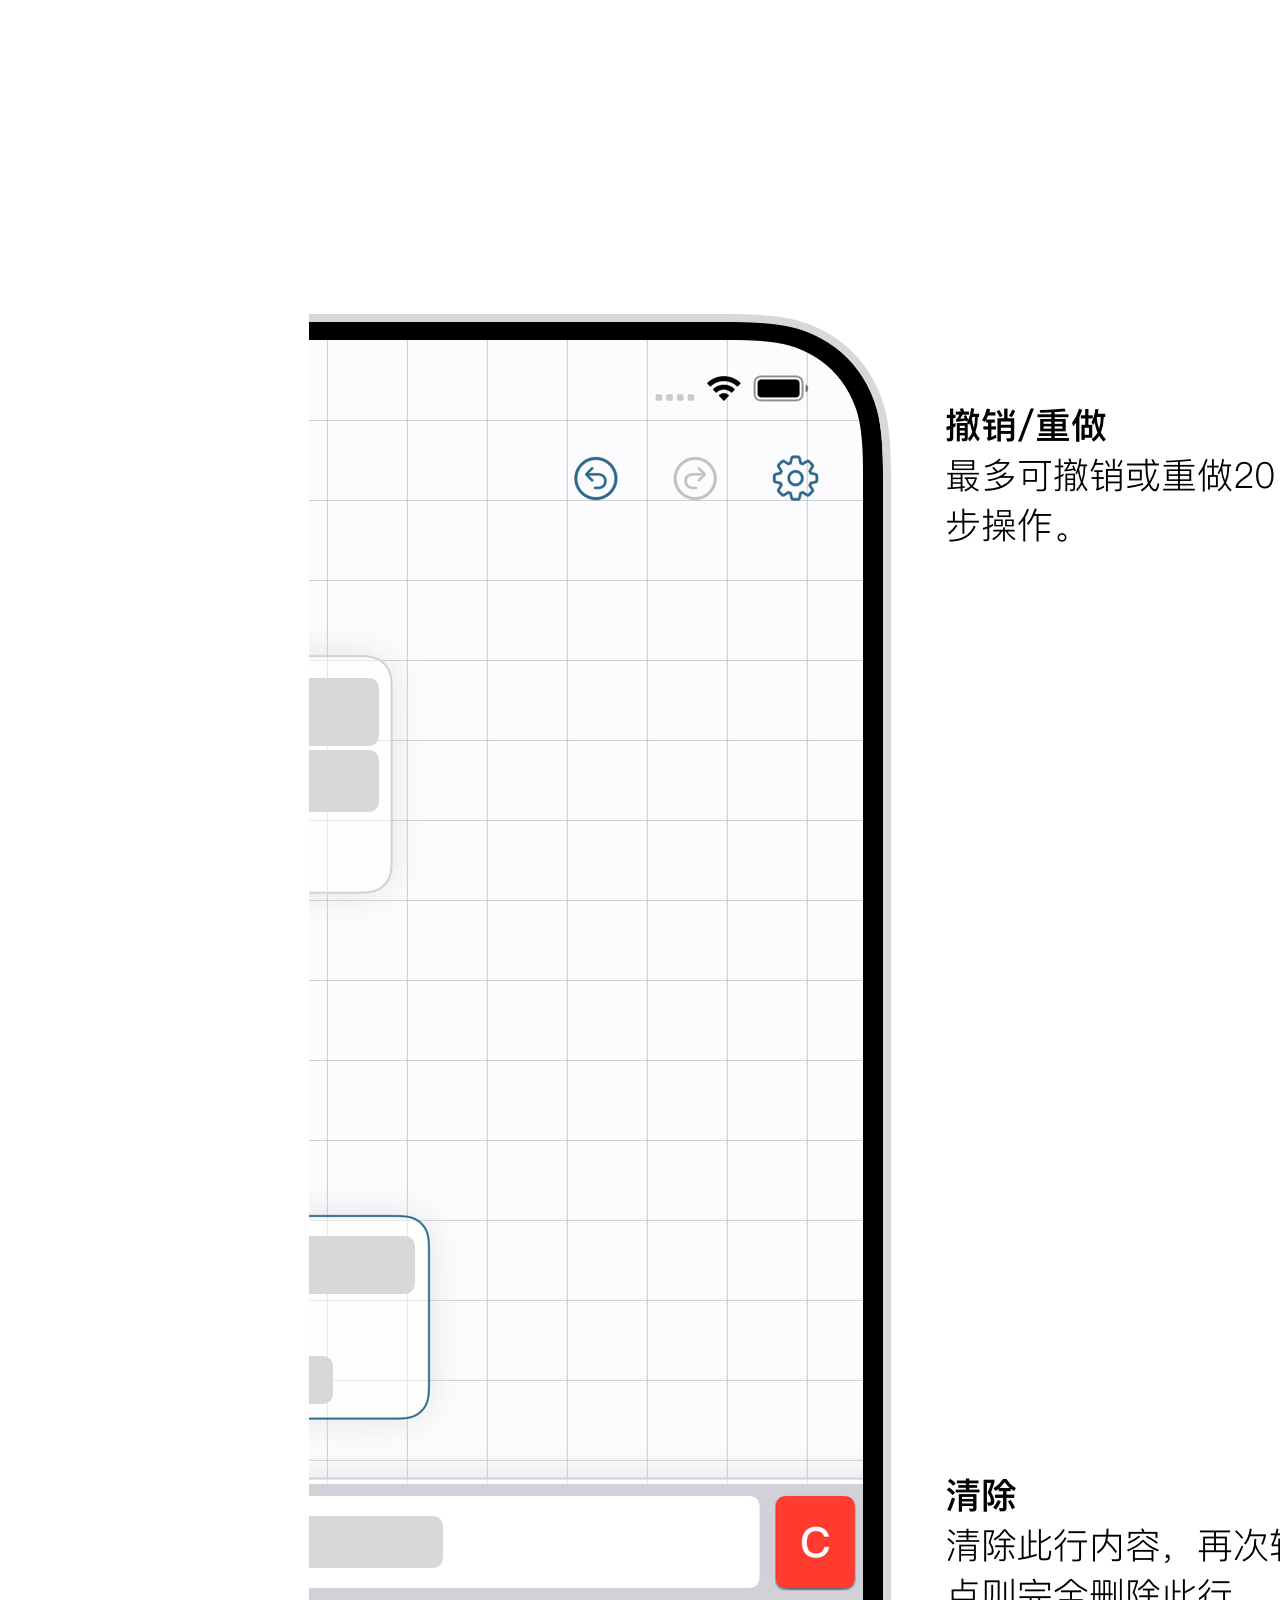
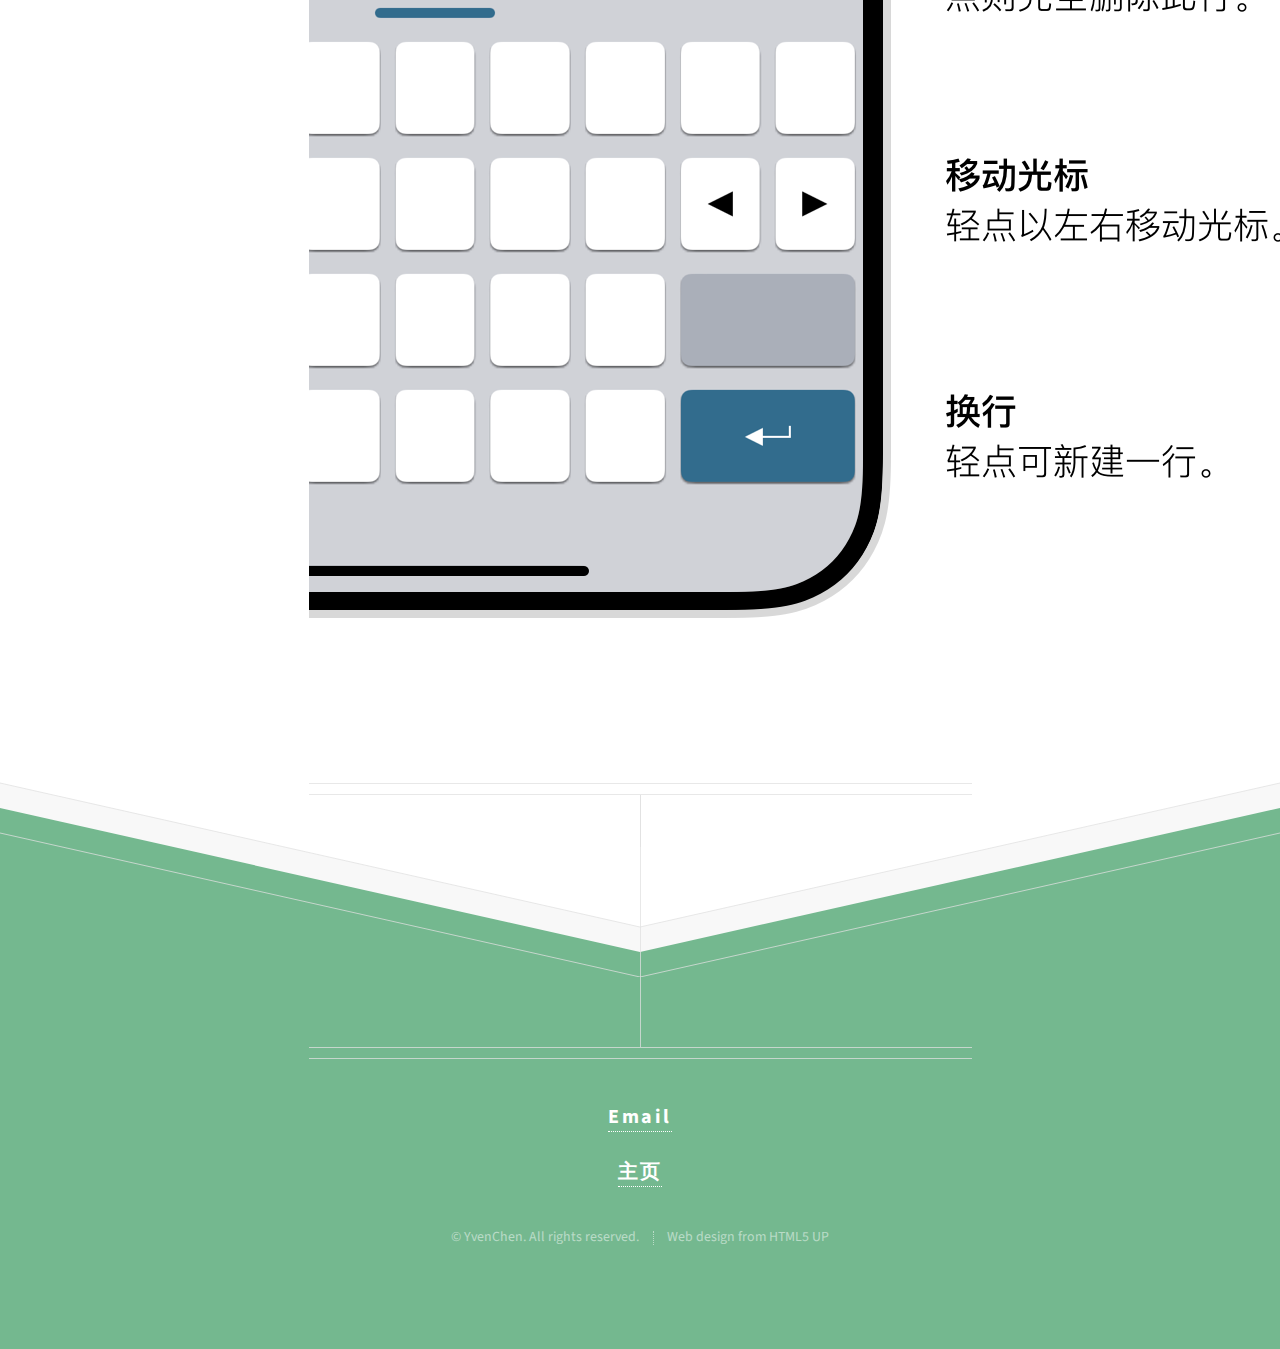
<file: support_zh.html>
<!DOCTYPE HTML>

<html>
	<head>
		<title>Inst 计算器 | 支持</title>
		<meta charset="utf-8" />
		<meta name="viewport" content="width=device-width, initial-scale=1, user-scalable=no" />
		<link rel="stylesheet" href="assets/css/main.css" />
	</head>

    <body class="is-preload">
        <!-- Header -->
            <div id="header">
                <h1>支持</h1>
                <p><a href="/index.html" >返回主页</a></p>
            </div>

            <div id="main">
                <footer class="major container medium">
                    <p>亲爱的用户：
                        <br />
                        感谢您使用Inst 计算器，在使用过程如遇到任何问题可随时反馈，我们将全力为您解决！
                        <br />
                        邮箱地址：YvenChen@iCloud.com
                        <br />
                        谢谢！
                    </p>
                </footer>
                <footer class="major container medium">
                    <h2>使用指南</h2>
                    <img src="images/指南1.png" alt="" class="指南" />
                    <img src="images/指南2.png" alt="" class="指南" />
                </footer>
            </div>

        <!-- Footer -->
			<div id="footer">
				<div class="container medium">

					<header class="major last">
						<h3><a href="mailto:yvenchen@icloud.com" >Email</a></h3>
						<h3><a href="/index.html" >主页</a></h3>
					</header>

					<ul class="copyright">
						<li>&copy; YvenChen. All rights reserved.</li><li>Web design from HTML5 UP</li>
					</ul>

				</div>
			</div>

		<!-- Scripts -->
			<script src="assets/js/jquery.min.js"></script>
			<script src="assets/js/browser.min.js"></script>
			<script src="assets/js/breakpoints.min.js"></script>
			<script src="assets/js/util.js"></script>
			<script src="assets/js/main.js"></script>

    </body>
</html>
</file>
<file: assets/css/main.css>
@import url("fontawesome-all.min.css");
@import url("https://fonts.googleapis.com/css?family=Source+Sans+Pro:300,300italic,400,400italic,600,600italic,700,700italic");

/*
	Directive by HTML5 UP
	html5up.net | @ajlkn
	Free for personal and commercial use under the CCA 3.0 license (html5up.net/license)
*/

html, body, div, span, applet, object,
iframe, h1, h2, h3, h4, h5, h6, p, blockquote,
pre, a, abbr, acronym, address, big, cite,
code, del, dfn, em, img, ins, kbd, q, s, samp,
small, strike, strong, sub, sup, tt, var, b,
u, i, center, dl, dt, dd, ol, ul, li, fieldset,
form, label, legend, table, caption, tbody,
tfoot, thead, tr, th, td, article, aside,
canvas, details, embed, figure, figcaption,
footer, header, hgroup, menu, nav, output, ruby,
section, summary, time, mark, audio, video {
	margin: 0;
	padding: 0;
	border: 0;
	font-size: 100%;
	font: inherit;
	vertical-align: baseline;}

article, aside, details, figcaption, figure,
footer, header, hgroup, menu, nav, section {
	display: block;}

body {
	line-height: 1;
}

ol, ul {
	list-style: none;
}

blockquote, q {
	quotes: none;
}

	blockquote:before, blockquote:after, q:before, q:after {
		content: '';
		content: none;
	}

table {
	border-collapse: collapse;
	border-spacing: 0;
}

body {
	-webkit-text-size-adjust: none;
}

mark {
	background-color: transparent;
	color: inherit;
}

input::-moz-focus-inner {
	border: 0;
	padding: 0;
}

input, select, textarea {
	-moz-appearance: none;
	-webkit-appearance: none;
	-ms-appearance: none;
	appearance: none;
}

/* Basic */

	html {
		box-sizing: border-box;
	}

	*, *:before, *:after {
		box-sizing: inherit;
	}

	html, body {
		height: 100%;
	}

	body {
		background: #ffffff;
	}

		body.is-preload *, body.is-preload *:before, body.is-preload *:after {
			-moz-animation: none !important;
			-webkit-animation: none !important;
			-ms-animation: none !important;
			animation: none !important;
			-moz-transition: none !important;
			-webkit-transition: none !important;
			-ms-transition: none !important;
			transition: none !important;
		}

	body, input, select, textarea {
		color: #6e6e6e;
		font-family: 'Source Sans Pro', sans-serif;
		font-size: 16pt;
		font-weight: 400;
		line-height: 1.75em;
	}

	a {
		-moz-transition: color 0.2s ease-in-out, border-bottom-color 0.2s ease-in-out;
		-webkit-transition: color 0.2s ease-in-out, border-bottom-color 0.2s ease-in-out;
		-ms-transition: color 0.2s ease-in-out, border-bottom-color 0.2s ease-in-out;
		transition: color 0.2s ease-in-out, border-bottom-color 0.2s ease-in-out;
		border-bottom: dotted 1px;
		color: #4eb980;
		text-decoration: none;
	}

		a:hover {
			border-bottom-color: transparent;
		}

	strong, b {
		font-weight: 600;
		color: #5b5b5b;
	}

	em, i {
		font-style: italic;
	}

	p, ul, ol, dl, table, blockquote, form {
		margin: 0 0 2em 0;
	}

	h1, h2, h3, h4, h5, h6 {
		color: #5b5b5b;
		font-weight: 700;
		letter-spacing: 0.125em;
		line-height: 1.75em;
		margin-bottom: 1em;
		/* text-transform: uppercase; */
		text-align: center;
	}

		h1 a, h2 a, h3 a, h4 a, h5 a, h6 a {
			color: inherit;
			text-decoration: none;
		}

	h2 {
		font-size: 1.75em;
	}

	h3 {
		font-size: 1.5em;
	}

	sub {
		font-size: 0.8em;
		position: relative;
		top: 0.5em;
	}

	sup {
		font-size: 0.8em;
		position: relative;
		top: -0.5em;
	}

	hr {
		border: 0;
		border-top: solid 1px rgba(224, 224, 224, 0.75);
		margin-bottom: 1.5em;
	}

	blockquote {
		border-left: solid 0.5em rgba(224, 224, 224, 0.75);
		font-style: italic;
		padding: 1em 0 1em 2em;
	}

/* Container */

	.container {
		margin: 0 auto;
		max-width: 100%;
		width: 51em;
	}

		.container.medium {
			width: 38.25em;
		}

		/* @media screen and (max-width: 1280px) {

			.container {
				width: 51em;
			}

				.container.medium {
					width: 36em;
				}

		} */

		/* @media screen and (max-width: 980px) {

			.container {
				width: 95%;
			}

				.container.medium {
					width: 71.25%;
				}

		} */

		@media screen and (max-width: 840px) {

			.container {
				width: 90% !important;
			}

		}

		@media screen and (max-width: 736px) {

			.container {
				width: 95% !important;
			}

		}

		@media screen and (max-width: 480px) {

			.container {
				width: 100% !important;
			}

		}

/* Row */

	.row {
		display: flex;
		flex-wrap: wrap;
		box-sizing: border-box;
		align-items: stretch;
	}

		.row > * {
			box-sizing: border-box;
		}

		.row.gtr-uniform > * > :last-child {
			margin-bottom: 0;
		}

		.row.aln-left {
			justify-content: flex-start;
		}

		.row.aln-center {
			justify-content: center;
		}

		.row.aln-right {
			justify-content: flex-end;
		}

		.row.aln-top {
			align-items: flex-start;
		}

		.row.aln-middle {
			align-items: center;
		}

		.row.aln-bottom {
			align-items: flex-end;
		}

		.row > .imp {
			order: -1;
		}

		.row > .col-1 {
			width: 8.33333%;
		}

		.row > .off-1 {
			margin-left: 8.33333%;
		}

		.row > .col-2 {
			width: 16.66667%;
		}

		.row > .off-2 {
			margin-left: 16.66667%;
		}

		.row > .col-3 {
			width: 25%;
		}

		.row > .off-3 {
			margin-left: 25%;
		}

		.row > .col-4 {
			width: 33.33333%;
		}

		.row > .off-4 {
			margin-left: 33.33333%;
		}

		.row > .col-5 {
			width: 41.66667%;
		}

		.row > .off-5 {
			margin-left: 41.66667%;
		}

		.row > .col-6 {
			width: 50%;
		}

		.row > .off-6 {
			margin-left: 50%;
		}

		.row > .col-7 {
			width: 58.33333%;
		}

		.row > .off-7 {
			margin-left: 58.33333%;
		}

		.row > .col-8 {
			width: 66.66667%;
		}

		.row > .off-8 {
			margin-left: 66.66667%;
		}

		.row > .col-9 {
			width: 75%;
		}

		.row > .off-9 {
			margin-left: 75%;
		}

		.row > .col-10 {
			width: 83.33333%;
		}

		.row > .off-10 {
			margin-left: 83.33333%;
		}

		.row > .col-11 {
			width: 91.66667%;
		}

		.row > .off-11 {
			margin-left: 91.66667%;
		}

		.row > .col-12 {
			width: 100%;
		}

		.row > .off-12 {
			margin-left: 100%;
		}

		.row.gtr-0 {
			margin-top: 0px;
			margin-left: 0px;
		}

			.row.gtr-0 > * {
				padding: 0px 0 0 0px;
			}

			.row.gtr-0.gtr-uniform {
				margin-top: 0px;
			}

				.row.gtr-0.gtr-uniform > * {
					padding-top: 0px;
				}

		.row.gtr-25 {
			margin-top: -7.5px;
			margin-left: -7.5px;
		}

			.row.gtr-25 > * {
				padding: 7.5px 0 0 7.5px;
			}

			.row.gtr-25.gtr-uniform {
				margin-top: -7.5px;
			}

				.row.gtr-25.gtr-uniform > * {
					padding-top: 7.5px;
				}

		.row.gtr-50 {
			margin-top: -15px;
			margin-left: -15px;
		}

			.row.gtr-50 > * {
				padding: 15px 0 0 15px;
			}

			.row.gtr-50.gtr-uniform {
				margin-top: -15px;
			}

				.row.gtr-50.gtr-uniform > * {
					padding-top: 15px;
				}

		.row {
			margin-top: -30px;
			margin-left: -30px;
		}

			.row > * {
				padding: 30px 0 0 30px;
			}

			.row.gtr-uniform {
				margin-top: -30px;
			}

				.row.gtr-uniform > * {
					padding-top: 30px;
				}

		.row.gtr-150 {
			margin-top: -45px;
			margin-left: -45px;
		}

			.row.gtr-150 > * {
				padding: 45px 0 0 45px;
			}

			.row.gtr-150.gtr-uniform {
				margin-top: -45px;
			}

				.row.gtr-150.gtr-uniform > * {
					padding-top: 45px;
				}

		.row.gtr-200 {
			margin-top: -60px;
			margin-left: -60px;
		}

			.row.gtr-200 > * {
				padding: 60px 0 0 60px;
			}

			.row.gtr-200.gtr-uniform {
				margin-top: -60px;
			}

				.row.gtr-200.gtr-uniform > * {
					padding-top: 60px;
				}

		@media screen and (max-width: 1680px) {

			.row {
				display: flex;
				flex-wrap: wrap;
				box-sizing: border-box;
				align-items: stretch;
			}

				.row > * {
					box-sizing: border-box;
				}

				.row.gtr-uniform > * > :last-child {
					margin-bottom: 0;
				}

				.row.aln-left {
					justify-content: flex-start;
				}

				.row.aln-center {
					justify-content: center;
				}

				.row.aln-right {
					justify-content: flex-end;
				}

				.row.aln-top {
					align-items: flex-start;
				}

				.row.aln-middle {
					align-items: center;
				}

				.row.aln-bottom {
					align-items: flex-end;
				}

				.row > .imp-wide {
					order: -1;
				}

				.row > .col-1-wide {
					width: 8.33333%;
				}

				.row > .off-1-wide {
					margin-left: 8.33333%;
				}

				.row > .col-2-wide {
					width: 16.66667%;
				}

				.row > .off-2-wide {
					margin-left: 16.66667%;
				}

				.row > .col-3-wide {
					width: 25%;
				}

				.row > .off-3-wide {
					margin-left: 25%;
				}

				.row > .col-4-wide {
					width: 33.33333%;
				}

				.row > .off-4-wide {
					margin-left: 33.33333%;
				}

				.row > .col-5-wide {
					width: 41.66667%;
				}

				.row > .off-5-wide {
					margin-left: 41.66667%;
				}

				.row > .col-6-wide {
					width: 50%;
				}

				.row > .off-6-wide {
					margin-left: 50%;
				}

				.row > .col-7-wide {
					width: 58.33333%;
				}

				.row > .off-7-wide {
					margin-left: 58.33333%;
				}

				.row > .col-8-wide {
					width: 66.66667%;
				}

				.row > .off-8-wide {
					margin-left: 66.66667%;
				}

				.row > .col-9-wide {
					width: 75%;
				}

				.row > .off-9-wide {
					margin-left: 75%;
				}

				.row > .col-10-wide {
					width: 83.33333%;
				}

				.row > .off-10-wide {
					margin-left: 83.33333%;
				}

				.row > .col-11-wide {
					width: 91.66667%;
				}

				.row > .off-11-wide {
					margin-left: 91.66667%;
				}

				.row > .col-12-wide {
					width: 100%;
				}

				.row > .off-12-wide {
					margin-left: 100%;
				}

				.row.gtr-0 {
					margin-top: 0px;
					margin-left: 0px;
				}

					.row.gtr-0 > * {
						padding: 0px 0 0 0px;
					}

					.row.gtr-0.gtr-uniform {
						margin-top: 0px;
					}

						.row.gtr-0.gtr-uniform > * {
							padding-top: 0px;
						}

				.row.gtr-25 {
					margin-top: -7.5px;
					margin-left: -7.5px;
				}

					.row.gtr-25 > * {
						padding: 7.5px 0 0 7.5px;
					}

					.row.gtr-25.gtr-uniform {
						margin-top: -7.5px;
					}

						.row.gtr-25.gtr-uniform > * {
							padding-top: 7.5px;
						}

				.row.gtr-50 {
					margin-top: -15px;
					margin-left: -15px;
				}

					.row.gtr-50 > * {
						padding: 15px 0 0 15px;
					}

					.row.gtr-50.gtr-uniform {
						margin-top: -15px;
					}

						.row.gtr-50.gtr-uniform > * {
							padding-top: 15px;
						}

				.row {
					margin-top: -30px;
					margin-left: -30px;
				}

					.row > * {
						padding: 30px 0 0 30px;
					}

					.row.gtr-uniform {
						margin-top: -30px;
					}

						.row.gtr-uniform > * {
							padding-top: 30px;
						}

				.row.gtr-150 {
					margin-top: -45px;
					margin-left: -45px;
				}

					.row.gtr-150 > * {
						padding: 45px 0 0 45px;
					}

					.row.gtr-150.gtr-uniform {
						margin-top: -45px;
					}

						.row.gtr-150.gtr-uniform > * {
							padding-top: 45px;
						}

				.row.gtr-200 {
					margin-top: -60px;
					margin-left: -60px;
				}

					.row.gtr-200 > * {
						padding: 60px 0 0 60px;
					}

					.row.gtr-200.gtr-uniform {
						margin-top: -60px;
					}

						.row.gtr-200.gtr-uniform > * {
							padding-top: 60px;
						}

		}

		@media screen and (max-width: 1280px) {

			.row {
				display: flex;
				flex-wrap: wrap;
				box-sizing: border-box;
				align-items: stretch;
			}

				.row > * {
					box-sizing: border-box;
				}

				.row.gtr-uniform > * > :last-child {
					margin-bottom: 0;
				}

				.row.aln-left {
					justify-content: flex-start;
				}

				.row.aln-center {
					justify-content: center;
				}

				.row.aln-right {
					justify-content: flex-end;
				}

				.row.aln-top {
					align-items: flex-start;
				}

				.row.aln-middle {
					align-items: center;
				}

				.row.aln-bottom {
					align-items: flex-end;
				}

				.row > .imp-normal {
					order: -1;
				}

				.row > .col-1-normal {
					width: 8.33333%;
				}

				.row > .off-1-normal {
					margin-left: 8.33333%;
				}

				.row > .col-2-normal {
					width: 16.66667%;
				}

				.row > .off-2-normal {
					margin-left: 16.66667%;
				}

				.row > .col-3-normal {
					width: 25%;
				}

				.row > .off-3-normal {
					margin-left: 25%;
				}

				.row > .col-4-normal {
					width: 33.33333%;
				}

				.row > .off-4-normal {
					margin-left: 33.33333%;
				}

				.row > .col-5-normal {
					width: 41.66667%;
				}

				.row > .off-5-normal {
					margin-left: 41.66667%;
				}

				.row > .col-6-normal {
					width: 50%;
				}

				.row > .off-6-normal {
					margin-left: 50%;
				}

				.row > .col-7-normal {
					width: 58.33333%;
				}

				.row > .off-7-normal {
					margin-left: 58.33333%;
				}

				.row > .col-8-normal {
					width: 66.66667%;
				}

				.row > .off-8-normal {
					margin-left: 66.66667%;
				}

				.row > .col-9-normal {
					width: 75%;
				}

				.row > .off-9-normal {
					margin-left: 75%;
				}

				.row > .col-10-normal {
					width: 83.33333%;
				}

				.row > .off-10-normal {
					margin-left: 83.33333%;
				}

				.row > .col-11-normal {
					width: 91.66667%;
				}

				.row > .off-11-normal {
					margin-left: 91.66667%;
				}

				.row > .col-12-normal {
					width: 100%;
				}

				.row > .off-12-normal {
					margin-left: 100%;
				}

				.row.gtr-0 {
					margin-top: 0px;
					margin-left: 0px;
				}

					.row.gtr-0 > * {
						padding: 0px 0 0 0px;
					}

					.row.gtr-0.gtr-uniform {
						margin-top: 0px;
					}

						.row.gtr-0.gtr-uniform > * {
							padding-top: 0px;
						}

				.row.gtr-25 {
					margin-top: -7.5px;
					margin-left: -7.5px;
				}

					.row.gtr-25 > * {
						padding: 7.5px 0 0 7.5px;
					}

					.row.gtr-25.gtr-uniform {
						margin-top: -7.5px;
					}

						.row.gtr-25.gtr-uniform > * {
							padding-top: 7.5px;
						}

				.row.gtr-50 {
					margin-top: -15px;
					margin-left: -15px;
				}

					.row.gtr-50 > * {
						padding: 15px 0 0 15px;
					}

					.row.gtr-50.gtr-uniform {
						margin-top: -15px;
					}

						.row.gtr-50.gtr-uniform > * {
							padding-top: 15px;
						}

				.row {
					margin-top: -30px;
					margin-left: -30px;
				}

					.row > * {
						padding: 30px 0 0 30px;
					}

					.row.gtr-uniform {
						margin-top: -30px;
					}

						.row.gtr-uniform > * {
							padding-top: 30px;
						}

				.row.gtr-150 {
					margin-top: -45px;
					margin-left: -45px;
				}

					.row.gtr-150 > * {
						padding: 45px 0 0 45px;
					}

					.row.gtr-150.gtr-uniform {
						margin-top: -45px;
					}

						.row.gtr-150.gtr-uniform > * {
							padding-top: 45px;
						}

				.row.gtr-200 {
					margin-top: -60px;
					margin-left: -60px;
				}

					.row.gtr-200 > * {
						padding: 60px 0 0 60px;
					}

					.row.gtr-200.gtr-uniform {
						margin-top: -60px;
					}

						.row.gtr-200.gtr-uniform > * {
							padding-top: 60px;
						}

		}

		@media screen and (max-width: 980px) {

			.row {
				display: flex;
				flex-wrap: wrap;
				box-sizing: border-box;
				align-items: stretch;
			}

				.row > * {
					box-sizing: border-box;
				}

				.row.gtr-uniform > * > :last-child {
					margin-bottom: 0;
				}

				.row.aln-left {
					justify-content: flex-start;
				}

				.row.aln-center {
					justify-content: center;
				}

				.row.aln-right {
					justify-content: flex-end;
				}

				.row.aln-top {
					align-items: flex-start;
				}

				.row.aln-middle {
					align-items: center;
				}

				.row.aln-bottom {
					align-items: flex-end;
				}

				.row > .imp-narrow {
					order: -1;
				}

				.row > .col-1-narrow {
					width: 8.33333%;
				}

				.row > .off-1-narrow {
					margin-left: 8.33333%;
				}

				.row > .col-2-narrow {
					width: 16.66667%;
				}

				.row > .off-2-narrow {
					margin-left: 16.66667%;
				}

				.row > .col-3-narrow {
					width: 25%;
				}

				.row > .off-3-narrow {
					margin-left: 25%;
				}

				.row > .col-4-narrow {
					width: 33.33333%;
				}

				.row > .off-4-narrow {
					margin-left: 33.33333%;
				}

				.row > .col-5-narrow {
					width: 41.66667%;
				}

				.row > .off-5-narrow {
					margin-left: 41.66667%;
				}

				.row > .col-6-narrow {
					width: 50%;
				}

				.row > .off-6-narrow {
					margin-left: 50%;
				}

				.row > .col-7-narrow {
					width: 58.33333%;
				}

				.row > .off-7-narrow {
					margin-left: 58.33333%;
				}

				.row > .col-8-narrow {
					width: 66.66667%;
				}

				.row > .off-8-narrow {
					margin-left: 66.66667%;
				}

				.row > .col-9-narrow {
					width: 75%;
				}

				.row > .off-9-narrow {
					margin-left: 75%;
				}

				.row > .col-10-narrow {
					width: 83.33333%;
				}

				.row > .off-10-narrow {
					margin-left: 83.33333%;
				}

				.row > .col-11-narrow {
					width: 91.66667%;
				}

				.row > .off-11-narrow {
					margin-left: 91.66667%;
				}

				.row > .col-12-narrow {
					width: 100%;
				}

				.row > .off-12-narrow {
					margin-left: 100%;
				}

				.row.gtr-0 {
					margin-top: 0px;
					margin-left: 0px;
				}

					.row.gtr-0 > * {
						padding: 0px 0 0 0px;
					}

					.row.gtr-0.gtr-uniform {
						margin-top: 0px;
					}

						.row.gtr-0.gtr-uniform > * {
							padding-top: 0px;
						}

				.row.gtr-25 {
					margin-top: -7.5px;
					margin-left: -7.5px;
				}

					.row.gtr-25 > * {
						padding: 7.5px 0 0 7.5px;
					}

					.row.gtr-25.gtr-uniform {
						margin-top: -7.5px;
					}

						.row.gtr-25.gtr-uniform > * {
							padding-top: 7.5px;
						}

				.row.gtr-50 {
					margin-top: -15px;
					margin-left: -15px;
				}

					.row.gtr-50 > * {
						padding: 15px 0 0 15px;
					}

					.row.gtr-50.gtr-uniform {
						margin-top: -15px;
					}

						.row.gtr-50.gtr-uniform > * {
							padding-top: 15px;
						}

				.row {
					margin-top: -30px;
					margin-left: -30px;
				}

					.row > * {
						padding: 30px 0 0 30px;
					}

					.row.gtr-uniform {
						margin-top: -30px;
					}

						.row.gtr-uniform > * {
							padding-top: 30px;
						}

				.row.gtr-150 {
					margin-top: -45px;
					margin-left: -45px;
				}

					.row.gtr-150 > * {
						padding: 45px 0 0 45px;
					}

					.row.gtr-150.gtr-uniform {
						margin-top: -45px;
					}

						.row.gtr-150.gtr-uniform > * {
							padding-top: 45px;
						}

				.row.gtr-200 {
					margin-top: -60px;
					margin-left: -60px;
				}

					.row.gtr-200 > * {
						padding: 60px 0 0 60px;
					}

					.row.gtr-200.gtr-uniform {
						margin-top: -60px;
					}

						.row.gtr-200.gtr-uniform > * {
							padding-top: 60px;
						}

		}

		@media screen and (max-width: 840px) {

			.row {
				display: flex;
				flex-wrap: wrap;
				box-sizing: border-box;
				align-items: stretch;
			}

				.row > * {
					box-sizing: border-box;
				}

				.row.gtr-uniform > * > :last-child {
					margin-bottom: 0;
				}

				.row.aln-left {
					justify-content: flex-start;
				}

				.row.aln-center {
					justify-content: center;
				}

				.row.aln-right {
					justify-content: flex-end;
				}

				.row.aln-top {
					align-items: flex-start;
				}

				.row.aln-middle {
					align-items: center;
				}

				.row.aln-bottom {
					align-items: flex-end;
				}

				.row > .imp-narrower {
					order: -1;
				}

				.row > .col-1-narrower {
					width: 8.33333%;
				}

				.row > .off-1-narrower {
					margin-left: 8.33333%;
				}

				.row > .col-2-narrower {
					width: 16.66667%;
				}

				.row > .off-2-narrower {
					margin-left: 16.66667%;
				}

				.row > .col-3-narrower {
					width: 25%;
				}

				.row > .off-3-narrower {
					margin-left: 25%;
				}

				.row > .col-4-narrower {
					width: 33.33333%;
				}

				.row > .off-4-narrower {
					margin-left: 33.33333%;
				}

				.row > .col-5-narrower {
					width: 41.66667%;
				}

				.row > .off-5-narrower {
					margin-left: 41.66667%;
				}

				.row > .col-6-narrower {
					width: 50%;
				}

				.row > .off-6-narrower {
					margin-left: 50%;
				}

				.row > .col-7-narrower {
					width: 58.33333%;
				}

				.row > .off-7-narrower {
					margin-left: 58.33333%;
				}

				.row > .col-8-narrower {
					width: 66.66667%;
				}

				.row > .off-8-narrower {
					margin-left: 66.66667%;
				}

				.row > .col-9-narrower {
					width: 75%;
				}

				.row > .off-9-narrower {
					margin-left: 75%;
				}

				.row > .col-10-narrower {
					width: 83.33333%;
				}

				.row > .off-10-narrower {
					margin-left: 83.33333%;
				}

				.row > .col-11-narrower {
					width: 91.66667%;
				}

				.row > .off-11-narrower {
					margin-left: 91.66667%;
				}

				.row > .col-12-narrower {
					width: 100%;
				}

				.row > .off-12-narrower {
					margin-left: 100%;
				}

				.row.gtr-0 {
					margin-top: 0px;
					margin-left: 0px;
				}

					.row.gtr-0 > * {
						padding: 0px 0 0 0px;
					}

					.row.gtr-0.gtr-uniform {
						margin-top: 0px;
					}

						.row.gtr-0.gtr-uniform > * {
							padding-top: 0px;
						}

				.row.gtr-25 {
					margin-top: -5px;
					margin-left: -5px;
				}

					.row.gtr-25 > * {
						padding: 5px 0 0 5px;
					}

					.row.gtr-25.gtr-uniform {
						margin-top: -5px;
					}

						.row.gtr-25.gtr-uniform > * {
							padding-top: 5px;
						}

				.row.gtr-50 {
					margin-top: -10px;
					margin-left: -10px;
				}

					.row.gtr-50 > * {
						padding: 10px 0 0 10px;
					}

					.row.gtr-50.gtr-uniform {
						margin-top: -10px;
					}

						.row.gtr-50.gtr-uniform > * {
							padding-top: 10px;
						}

				.row {
					margin-top: -20px;
					margin-left: -20px;
				}

					.row > * {
						padding: 20px 0 0 20px;
					}

					.row.gtr-uniform {
						margin-top: -20px;
					}

						.row.gtr-uniform > * {
							padding-top: 20px;
						}

				.row.gtr-150 {
					margin-top: -30px;
					margin-left: -30px;
				}

					.row.gtr-150 > * {
						padding: 30px 0 0 30px;
					}

					.row.gtr-150.gtr-uniform {
						margin-top: -30px;
					}

						.row.gtr-150.gtr-uniform > * {
							padding-top: 30px;
						}

				.row.gtr-200 {
					margin-top: -40px;
					margin-left: -40px;
				}

					.row.gtr-200 > * {
						padding: 40px 0 0 40px;
					}

					.row.gtr-200.gtr-uniform {
						margin-top: -40px;
					}

						.row.gtr-200.gtr-uniform > * {
							padding-top: 40px;
						}

		}

		@media screen and (max-width: 736px) {

			.row {
				display: flex;
				flex-wrap: wrap;
				box-sizing: border-box;
				align-items: stretch;
			}

				.row > * {
					box-sizing: border-box;
				}

				.row.gtr-uniform > * > :last-child {
					margin-bottom: 0;
				}

				.row.aln-left {
					justify-content: flex-start;
				}

				.row.aln-center {
					justify-content: center;
				}

				.row.aln-right {
					justify-content: flex-end;
				}

				.row.aln-top {
					align-items: flex-start;
				}

				.row.aln-middle {
					align-items: center;
				}

				.row.aln-bottom {
					align-items: flex-end;
				}

				.row > .imp-mobile {
					order: -1;
				}

				.row > .col-1-mobile {
					width: 8.33333%;
				}

				.row > .off-1-mobile {
					margin-left: 8.33333%;
				}

				.row > .col-2-mobile {
					width: 16.66667%;
				}

				.row > .off-2-mobile {
					margin-left: 16.66667%;
				}

				.row > .col-3-mobile {
					width: 25%;
				}

				.row > .off-3-mobile {
					margin-left: 25%;
				}

				.row > .col-4-mobile {
					width: 33.33333%;
				}

				.row > .off-4-mobile {
					margin-left: 33.33333%;
				}

				.row > .col-5-mobile {
					width: 41.66667%;
				}

				.row > .off-5-mobile {
					margin-left: 41.66667%;
				}

				.row > .col-6-mobile {
					width: 50%;
				}

				.row > .off-6-mobile {
					margin-left: 50%;
				}

				.row > .col-7-mobile {
					width: 58.33333%;
				}

				.row > .off-7-mobile {
					margin-left: 58.33333%;
				}

				.row > .col-8-mobile {
					width: 66.66667%;
				}

				.row > .off-8-mobile {
					margin-left: 66.66667%;
				}

				.row > .col-9-mobile {
					width: 75%;
				}

				.row > .off-9-mobile {
					margin-left: 75%;
				}

				.row > .col-10-mobile {
					width: 83.33333%;
				}

				.row > .off-10-mobile {
					margin-left: 83.33333%;
				}

				.row > .col-11-mobile {
					width: 91.66667%;
				}

				.row > .off-11-mobile {
					margin-left: 91.66667%;
				}

				.row > .col-12-mobile {
					width: 100%;
				}

				.row > .off-12-mobile {
					margin-left: 100%;
				}

				.row.gtr-0 {
					margin-top: 0px;
					margin-left: 0px;
				}

					.row.gtr-0 > * {
						padding: 0px 0 0 0px;
					}

					.row.gtr-0.gtr-uniform {
						margin-top: 0px;
					}

						.row.gtr-0.gtr-uniform > * {
							padding-top: 0px;
						}

				.row.gtr-25 {
					margin-top: -57.5px;
					margin-left: -5px;
				}

					.row.gtr-25 > * {
						padding: 57.5px 0 0 5px;
					}

					.row.gtr-25.gtr-uniform {
						margin-top: -5px;
					}

						.row.gtr-25.gtr-uniform > * {
							padding-top: 5px;
						}

				.row.gtr-50 {
					margin-top: -115px;
					margin-left: -10px;
				}

					.row.gtr-50 > * {
						padding: 115px 0 0 10px;
					}

					.row.gtr-50.gtr-uniform {
						margin-top: -10px;
					}

						.row.gtr-50.gtr-uniform > * {
							padding-top: 10px;
						}

				.row {
					margin-top: -230px;
					margin-left: -20px;
				}

					.row > * {
						padding: 230px 0 0 20px;
					}

					.row.gtr-uniform {
						margin-top: -20px;
					}

						.row.gtr-uniform > * {
							padding-top: 20px;
						}

				.row.gtr-150 {
					margin-top: -345px;
					margin-left: -30px;
				}

					.row.gtr-150 > * {
						padding: 345px 0 0 30px;
					}

					.row.gtr-150.gtr-uniform {
						margin-top: -30px;
					}

						.row.gtr-150.gtr-uniform > * {
							padding-top: 30px;
						}

				.row.gtr-200 {
					margin-top: -460px;
					margin-left: -40px;
				}

					.row.gtr-200 > * {
						padding: 460px 0 0 40px;
					}

					.row.gtr-200.gtr-uniform {
						margin-top: -40px;
					}

						.row.gtr-200.gtr-uniform > * {
							padding-top: 40px;
						}

		}

		@media screen and (max-width: 480px) {

			.row {
				display: flex;
				flex-wrap: wrap;
				box-sizing: border-box;
				align-items: stretch;
			}

				.row > * {
					box-sizing: border-box;
				}

				.row.gtr-uniform > * > :last-child {
					margin-bottom: 0;
				}

				.row.aln-left {
					justify-content: flex-start;
				}

				.row.aln-center {
					justify-content: center;
				}

				.row.aln-right {
					justify-content: flex-end;
				}

				.row.aln-top {
					align-items: flex-start;
				}

				.row.aln-middle {
					align-items: center;
				}

				.row.aln-bottom {
					align-items: flex-end;
				}

				.row > .imp-mobilep {
					order: -1;
				}

				.row > .col-1-mobilep {
					width: 8.33333%;
				}

				.row > .off-1-mobilep {
					margin-left: 8.33333%;
				}

				.row > .col-2-mobilep {
					width: 16.66667%;
				}

				.row > .off-2-mobilep {
					margin-left: 16.66667%;
				}

				.row > .col-3-mobilep {
					width: 25%;
				}

				.row > .off-3-mobilep {
					margin-left: 25%;
				}

				.row > .col-4-mobilep {
					width: 33.33333%;
				}

				.row > .off-4-mobilep {
					margin-left: 33.33333%;
				}

				.row > .col-5-mobilep {
					width: 41.66667%;
				}

				.row > .off-5-mobilep {
					margin-left: 41.66667%;
				}

				.row > .col-6-mobilep {
					width: 50%;
				}

				.row > .off-6-mobilep {
					margin-left: 50%;
				}

				.row > .col-7-mobilep {
					width: 58.33333%;
				}

				.row > .off-7-mobilep {
					margin-left: 58.33333%;
				}

				.row > .col-8-mobilep {
					width: 66.66667%;
				}

				.row > .off-8-mobilep {
					margin-left: 66.66667%;
				}

				.row > .col-9-mobilep {
					width: 75%;
				}

				.row > .off-9-mobilep {
					margin-left: 75%;
				}

				.row > .col-10-mobilep {
					width: 83.33333%;
				}

				.row > .off-10-mobilep {
					margin-left: 83.33333%;
				}

				.row > .col-11-mobilep {
					width: 91.66667%;
				}

				.row > .off-11-mobilep {
					margin-left: 91.66667%;
				}

				.row > .col-12-mobilep {
					width: 100%;
				}

				.row > .off-12-mobilep {
					margin-left: 100%;
				}

				.row.gtr-0 {
					margin-top: 0px;
					margin-left: 0px;
				}

					.row.gtr-0 > * {
						padding: 0px 0 0 0px;
					}

					.row.gtr-0.gtr-uniform {
						margin-top: 0px;
					}

						.row.gtr-0.gtr-uniform > * {
							padding-top: 0px;
						}

				.row.gtr-25 {
					margin-top: -5px;
					margin-left: -5px;
				}

					.row.gtr-25 > * {
						padding: 5px 0 0 5px;
					}

					.row.gtr-25.gtr-uniform {
						margin-top: -5px;
					}

						.row.gtr-25.gtr-uniform > * {
							padding-top: 5px;
						}

				.row.gtr-50 {
					margin-top: -10px;
					margin-left: -10px;
				}

					.row.gtr-50 > * {
						padding: 10px 0 0 10px;
					}

					.row.gtr-50.gtr-uniform {
						margin-top: -10px;
					}

						.row.gtr-50.gtr-uniform > * {
							padding-top: 10px;
						}

				.row {
					margin-top: -20px;
					margin-left: -20px;
				}

					.row > * {
						padding: 20px 0 0 20px;
					}

					.row.gtr-uniform {
						margin-top: -20px;
					}

						.row.gtr-uniform > * {
							padding-top: 20px;
						}

				.row.gtr-150 {
					margin-top: -30px;
					margin-left: -30px;
				}

					.row.gtr-150 > * {
						padding: 30px 0 0 30px;
					}

					.row.gtr-150.gtr-uniform {
						margin-top: -30px;
					}

						.row.gtr-150.gtr-uniform > * {
							padding-top: 30px;
						}

				.row.gtr-200 {
					margin-top: -40px;
					margin-left: -40px;
				}

					.row.gtr-200 > * {
						padding: 40px 0 0 40px;
					}

					.row.gtr-200.gtr-uniform {
						margin-top: -40px;
					}

						.row.gtr-200.gtr-uniform > * {
							padding-top: 40px;
						}

		}

/* Section/Article */

	section.special, article.special {
		text-align: center;
	}

	header {
		text-align: center;
	}

		header p {
			position: relative;
			top: -1em;
			color: #888888;
			text-transform: uppercase;
			letter-spacing: 0.075em;
		}

		header.major {
			border-bottom-width: 1px;
			border-color: rgba(224, 224, 224, 0.75);
			border-style: solid;
			border-top-width: 1px;
			margin-bottom: 6em;
			padding: 4em 0;
			position: relative;
		}

			header.major:before, header.major:after {
				background: rgba(224, 224, 224, 0.75);
				content: '';
				display: block;
				height: 1px;
				left: 0;
				position: absolute;
				width: 100%;
			}

			header.major:before {
				top: 10px;
			}

			header.major:after {
				bottom: 10px;
			}

			header.major h2 {
				margin: 0;
			}

			header.major p {
				top: 0;
				margin: 1.5em 0 0 0;
				padding: 1.5em 1.5em 0 1.5em;
				font-size: 1.5em;
				line-height: 1.75em;
				border-top: solid 1px rgba(224, 224, 224, 0.75);
				display: inline-block;
			}

			header.major.last {
				border-bottom: 0;
				margin-bottom: 0;
				padding-bottom: 0;
			}

				header.major.last:after {
					display: none;
				}

				header.major.last h2 {
					margin-bottom: 1em;
				}

	footer {
		text-align: center;
	}

		footer.major {
			border-bottom-width: 1px;
			border-color: rgba(224, 224, 224, 0.75);
			border-style: solid;
			border-top-width: 1px;
			margin-top: 6em;
			padding: 4em 0;
			position: relative;
		}

			footer.major:before, footer.major:after {
				background: rgba(224, 224, 224, 0.75);
				content: '';
				display: block;
				height: 1px;
				left: 0;
				position: absolute;
				width: 100%;
			}

			footer.major:before {
				top: 10px;
			}

			footer.major:after {
				bottom: 10px;
			}

/* Form */

	label {
		display: block;
		color: #5b5b5b;
		font-size: 0.8em;
		font-weight: 700;
		letter-spacing: 0.125em;
		line-height: 1.75em;
		text-transform: uppercase;
		margin: 0 0 0.5em 0;
	}

	input[type="text"],
	input[type="password"],
	input[type="email"],
	select,
	textarea {
		-moz-appearance: none;
		-webkit-appearance: none;
		-ms-appearance: none;
		appearance: none;
		-moz-transition: background-color 0.2s ease-in-out;
		-webkit-transition: background-color 0.2s ease-in-out;
		-ms-transition: background-color 0.2s ease-in-out;
		transition: background-color 0.2s ease-in-out;
		background: none;
		border-radius: 4px;
		border: 0;
		border: solid 1px rgba(224, 224, 224, 0.75);
		color: inherit;
		display: block;
		outline: 0;
		padding: 0.75em;
		text-decoration: none;
		width: 100%;
		opacity: 1;
	}

		input[type="text"]:focus,
		input[type="password"]:focus,
		input[type="email"]:focus,
		select:focus,
		textarea:focus {
			background: rgba(224, 224, 224, 0.15);
			border-color: #4eb980;
		}

	input[type="text"],
	input[type="password"],
	input[type="email"],
	select {
		line-height: 1em;
	}

	select {
		background-image: url("data:image/svg+xml;charset=utf8,%3Csvg xmlns='http://www.w3.org/2000/svg' width='40' height='40' preserveAspectRatio='none' viewBox='0 0 40 40'%3E%3Cpath d='M9.4,12.3l10.4,10.4l10.4-10.4c0.2-0.2,0.5-0.4,0.9-0.4c0.3,0,0.6,0.1,0.9,0.4l3.3,3.3c0.2,0.2,0.4,0.5,0.4,0.9 c0,0.4-0.1,0.6-0.4,0.9L20.7,31.9c-0.2,0.2-0.5,0.4-0.9,0.4c-0.3,0-0.6-0.1-0.9-0.4L4.3,17.3c-0.2-0.2-0.4-0.5-0.4-0.9 c0-0.4,0.1-0.6,0.4-0.9l3.3-3.3c0.2-0.2,0.5-0.4,0.9-0.4S9.1,12.1,9.4,12.3z' fill='rgba(224, 224, 224, 0.75)' /%3E%3C/svg%3E");
		background-size: 1.25em;
		background-repeat: no-repeat;
		background-position: calc(100% - 1em) center;
		padding-right: 1.5em;
		text-overflow: ellipsis;
	}

		select option {
			color: #5b5b5b;
			background: #ffffff;
		}

		select:focus::-ms-value {
			background-color: transparent;
		}

		select::-ms-expand {
			display: none;
		}

	textarea {
		padding: 0.5em 0.75em;
	}

	::-webkit-input-placeholder {
		color: inherit;
		opacity: 0.5;
		position: relative;
		top: 3px;
	}

	:-moz-placeholder {
		color: inherit;
		opacity: 0.5;
	}

	::-moz-placeholder {
		color: inherit;
		opacity: 0.5;
	}

	:-ms-input-placeholder {
		color: inherit;
		opacity: 0.5;
	}

/* Image */

	.image {
		border: 0;
		display: inline-block;
		position: relative;
	}

		.image:after {
			-moz-transition: opacity 0.25s ease-in-out;
			-webkit-transition: opacity 0.25s ease-in-out;
			-ms-transition: opacity 0.25s ease-in-out;
			transition: opacity 0.25s ease-in-out;
			/* background-image: url("images/overlay.png"); */
			content: '';
			display: block;
			height: 100%;
			left: 0;
			opacity: 0.2;
			position: absolute;
			top: 0;
			width: 100%;
		}

		.image img {
			display: block;
		}

		.image.fit {
			display: block;
		}

			.image.fit img {
				display: block;
				width: 100%;
			}

		.image.feature {
			display: block;
			margin: 0 0 2em 0;
		}

			.image.feature img {
				display: block;
				width: 100%;
			}

		.image.icon {
			-moz-perspective: 500px;
			-webkit-perspective: 500px;
			-ms-perspective: 500px;
			perspective: 500px;
		}

			.image.icon:before {
				-moz-transition: -moz-transform 0.1s ease-in-out, font-size 0.1s ease-in-out;
				-webkit-transition: -webkit-transform 0.1s ease-in-out, font-size 0.1s ease-in-out;
				-ms-transition: -ms-transform 0.1s ease-in-out, font-size 0.1s ease-in-out;
				transition: transform 0.1s ease-in-out, font-size 0.1s ease-in-out;
				color: #fff;
				font-size: 6em;
				height: 1em;
				left: 50%;
				line-height: 1em;
				margin: -0.5em 0 0 -0.5em;
				position: absolute;
				text-align: center;
				top: 50%;
				width: 1em;
				z-index: 1;
			}

			.image.icon:hover:before {
				-moz-transform: translateZ(1em);
				-webkit-transform: translateZ(1em);
				-ms-transform: translateZ(1em);
				transform: translateZ(1em);
			}

			.image.icon:hover:after {
				opacity: 1;
			}

	span.image.icon {
		cursor: default;
	}

/* Icon */

	.icon {
		text-decoration: none;
		border-bottom: none;
		position: relative;
	}

		.icon:before {
			-moz-osx-font-smoothing: grayscale;
			-webkit-font-smoothing: antialiased;
			display: inline-block;
			font-style: normal;
			font-variant: normal;
			text-rendering: auto;
			line-height: 1;
			text-transform: none !important;
			font-family: 'Font Awesome 5 Free';
			font-weight: 400;
		}

		.icon > .label {
			display: none;
		}

		.icon:before {
			line-height: inherit;
		}

		.icon.solid:before {
			font-weight: 900;
		}

		.icon.brands:before {
			font-family: 'Font Awesome 5 Brands';
		}

/* List */

	ol.default {
		list-style: decimal;
		padding-left: 1.25em;
	}

		ol.default li {
			padding-left: 0.25em;
		}

	ul.default {
		list-style: disc;
		padding-left: 1em;
	}

		ul.default li {
			padding-left: 0.5em;
		}

/* Actions */

	ul.actions {
		display: -moz-flex;
		display: -webkit-flex;
		display: -ms-flex;
		display: flex;
		cursor: default;
		list-style: none;
		margin-left: -1em;
		padding-left: 0;
	}

		ul.actions li {
			padding: 0 0 0 1em;
			vertical-align: middle;
		}

		ul.actions.special {
			-moz-justify-content: center;
			-webkit-justify-content: center;
			-ms-justify-content: center;
			justify-content: center;
			width: 100%;
			margin-left: 0;
		}

			ul.actions.special li:first-child {
				padding-left: 0;
			}

		ul.actions.stacked {
			-moz-flex-direction: column;
			-webkit-flex-direction: column;
			-ms-flex-direction: column;
			flex-direction: column;
			margin-left: 0;
		}

			ul.actions.stacked li {
				padding: 1.25em 0 0 0;
			}

				ul.actions.stacked li:first-child {
					padding-top: 0;
				}

		ul.actions.fit {
			width: calc(100% + 1em);
		}

			ul.actions.fit li {
				-moz-flex-grow: 1;
				-webkit-flex-grow: 1;
				-ms-flex-grow: 1;
				flex-grow: 1;
				-moz-flex-shrink: 1;
				-webkit-flex-shrink: 1;
				-ms-flex-shrink: 1;
				flex-shrink: 1;
				width: 100%;
			}

				ul.actions.fit li > * {
					width: 100%;
				}

			ul.actions.fit.stacked {
				width: 100%;
			}

		ul.actions:last-child {
			margin-bottom: 0;
		}

		@media screen and (max-width: 736px) {

			ul.actions:not(.fixed) {
				-moz-flex-direction: column;
				-webkit-flex-direction: column;
				-ms-flex-direction: column;
				flex-direction: column;
				margin-left: 0;
				width: 100% !important;
			}

				ul.actions:not(.fixed) li {
					-moz-flex-grow: 1;
					-webkit-flex-grow: 1;
					-ms-flex-grow: 1;
					flex-grow: 1;
					-moz-flex-shrink: 1;
					-webkit-flex-shrink: 1;
					-ms-flex-shrink: 1;
					flex-shrink: 1;
					padding: 1em 0 0 0;
					text-align: center;
					width: 100%;
				}

					ul.actions:not(.fixed) li > * {
						width: 100%;
					}

					ul.actions:not(.fixed) li:first-child {
						padding-top: 0;
					}

					ul.actions:not(.fixed) li input[type="submit"],
					ul.actions:not(.fixed) li input[type="reset"],
					ul.actions:not(.fixed) li input[type="button"],
					ul.actions:not(.fixed) li button,
					ul.actions:not(.fixed) li .button {
						width: 100%;
					}

						ul.actions:not(.fixed) li input[type="submit"].icon:before,
						ul.actions:not(.fixed) li input[type="reset"].icon:before,
						ul.actions:not(.fixed) li input[type="button"].icon:before,
						ul.actions:not(.fixed) li button.icon:before,
						ul.actions:not(.fixed) li .button.icon:before {
							margin-left: -0.5em;
						}

		}

/* Icons */

	ul.icons {
		cursor: default;
	}

		ul.icons li {
			display: inline-block;
			font-size: 1.25em;
			line-height: 1em;
			padding-left: 0.5em;
		}

			ul.icons li:first-child {
				padding-left: 0;
			}

			ul.icons li a, ul.icons li span {
				-moz-transition: background-color 0.2s ease-in-out;
				-webkit-transition: background-color 0.2s ease-in-out;
				-ms-transition: background-color 0.2s ease-in-out;
				transition: background-color 0.2s ease-in-out;
				border-radius: 100%;
				border: solid 1px rgba(224, 224, 224, 0.75);
				display: inline-block;
				height: 2em;
				line-height: 2em;
				text-align: center;
				width: 2em;
			}

				ul.icons li a:hover, ul.icons li span:hover {
					background: rgba(224, 224, 224, 0.15);
				}

/* Table */

	.table-wrapper {
		overflow-x: auto;
		-webkit-overflow-scrolling: touch;
	}

	table {
		width: 100%;
	}

		table.default {
			width: 100%;
		}

			table.default tbody tr {
				border-bottom: solid 1px rgba(224, 224, 224, 0.75);
			}

				table.default tbody tr:nth-child(2n - 1) {
					background: rgba(224, 224, 224, 0.15);
				}

			table.default td {
				padding: 0.5em 1em 0.5em 1em;
			}

			table.default th {
				color: #5b5b5b;
				font-size: 0.8em;
				font-weight: 700;
				letter-spacing: 0.125em;
				line-height: 1.75em;
				padding: 0.5em 1em 0.5em 1em;
				text-align: left;
				text-transform: uppercase;
			}

			table.default thead {
				border-bottom: solid 1px rgba(224, 224, 224, 0.75);
			}

/* Button */

	input[type="submit"],
	input[type="reset"],
	input[type="button"],
	.button {
		-moz-appearance: none;
		-webkit-appearance: none;
		-ms-appearance: none;
		appearance: none;
		-moz-transition: color 0.2s ease-in-out, background-color 0.2s ease-in-out;
		-webkit-transition: color 0.2s ease-in-out, background-color 0.2s ease-in-out;
		-ms-transition: color 0.2s ease-in-out, background-color 0.2s ease-in-out;
		transition: color 0.2s ease-in-out, background-color 0.2s ease-in-out;
		background: #544d55;
		border-radius: 4px;
		border: 0;
		color: #ffffff;
		cursor: pointer;
		display: inline-block;
		font-size: 0.9em;
		font-weight: 700;
		letter-spacing: 0.125em;
		line-height: 3.25em;
		min-width: 15em;
		padding: 0 1.5em;
		text-align: center;
		text-decoration: none;
		text-transform: uppercase;
	}

		input[type="submit"]:hover,
		input[type="reset"]:hover,
		input[type="button"]:hover,
		.button:hover {
			background: #6e6570;
		}

		input[type="submit"]:active,
		input[type="reset"]:active,
		input[type="button"]:active,
		.button:active {
			background: #474148;
		}

		input[type="submit"].alt,
		input[type="reset"].alt,
		input[type="button"].alt,
		.button.alt {
			background: none;
			box-shadow: inset 0 0 0 1px rgba(224, 224, 224, 0.75);
			color: #544d55;
		}

			input[type="submit"].alt:hover,
			input[type="reset"].alt:hover,
			input[type="button"].alt:hover,
			.button.alt:hover {
				background: rgba(224, 224, 224, 0.15);
			}

			input[type="submit"].alt:active,
			input[type="reset"].alt:active,
			input[type="button"].alt:active,
			.button.alt:active {
				background: rgba(224, 224, 224, 0.35);
			}

		input[type="submit"].fit,
		input[type="reset"].fit,
		input[type="button"].fit,
		.button.fit {
			width: 100%;
		}

		input[type="submit"].small,
		input[type="reset"].small,
		input[type="button"].small,
		.button.small {
			font-size: 0.8em;
		}

/* Box */

	.box {
		background: #e0e0e0;
		border: solid 1px rgba(224, 224, 224, 0.75);
		margin-bottom: 6em;
		padding: 3.5em;
	}

		.box.alt {
			background: none;
			border: none;
			padding: 0;
		}

/* Feature */

	.feature {
		position: relative;
		height: 50em;
	}

		.feature:after {
			clear: both;
			content: '';
			display: block;
		}

		.feature h3, .feature h4, .feature h5, .feature h6 {
			text-align: inherit;
		}

		.feature .image {
			display: inline-block;
			/* height: 100%; */
			overflow: hidden;
			position: relative;
			width: 50%;
			padding-right: 50px;
			padding-left: 50px;
		}

			.feature .image img {
				display: block;
				min-height: 100%;
				min-width: 100%;
				position: absolute;
			}

		.feature:before {
			background: blue;
			content: '';
			display: inline-block;
			height: 100%;
			vertical-align: middle;
		}

		.feature .content {
			display: inline-block;
			padding: 3.5em;
			vertical-align: top;
			width: 48%;
		}

			.feature .content h3 {
				margin-bottom: 0.5em;
			}

			.feature .content :last-child {
				margin: 0;
			}

		.feature.left {
			text-align: left;
		}

			.feature.left .image {
				float: left;
			}

				.feature.left .image img {
					right: 0;
					top: 0;
				}

			.feature.left .content {
				padding-right: 0;
			}

		.feature.right {
			text-align: right;
		}

			.feature.right .image {
				float: right;
			}

				.feature.right .image img {
					left: 0;
					top: 0;
				}

			.feature.right .content {
				padding-left: 0;
			}

		.feature.long .content {
			padding-top: 0;
		}

/* Header */

	#header {
		background-attachment: scroll,							scroll,					fixed;
		background-image: url("images/top-3200.svg"), url("images/overlay.png"), url("../../images/header.jpg");
		background-position: bottom center,					top left,				center center;
		background-repeat: repeat-x,						repeat,					no-repeat;
		background-size: 3200px 460px,					auto,					cover;
		color: rgba(255, 255, 255, 0.8);
		padding: 10em 0 20em 0;
		position: relative;
		text-align: center;
	}

		#header:before, #header:after {
			background: rgba(224, 224, 224, 0.75);
			content: '';
			left: 50%;
			position: absolute;
			width: 1px;
			z-index: 0;
		}

		#header:before {
			height: calc(100% - 50px);
			opacity: 0.15;
			top: 0;
		}

		#header:after {
			bottom: 0;
			height: 50px;
		}

		#header a {
			border-bottom-color: rgba(255, 255, 255, 0.35);
			color: rgba(255, 255, 255, 0.8);
		}

			#header a:hover {
				border-bottom-color: transparent;
				color: #4eb980;
			}

		#header strong, #header b {
			color: #ffffff;
		}

		#header h1, #header h2, #header h3, #header h4, #header h5, #header h6 {
			color: #ffffff;
		}

		#header input[type="submit"],
		#header input[type="reset"],
		#header input[type="button"],
		#header .button {
			background: #ffffff;
			color: #1e3a5b;
			/* color: #544d55; */
		}

		#header .logo {
			background: #4eb980;
			border-radius: 100%;
			color: #ffffff;
			cursor: default;
			display: inline-block;
			font-size: 2.25em;
			height: 2.35em;
			line-height: 2.35em;
			margin: 0 0 0.75em 0;
			text-align: center;
			width: 2.35em;
		}

			#header .logo.fa-paper-plane-o:before {
				left: -0.075em;
				position: relative;
			}

		#header h1 {
			font-size: 2.5em;
			margin: 0;
		}

		#header p {
			font-size: 1.5em;
			line-height: 1.5em;
			margin: 0.25em 0 0 0;
		}

/* Footer */

	#footer {
		background-attachment: scroll;
		background-color: #74b88f;
		background-image: url("images/bottom-3200.svg");
		background-position: top center;
		background-repeat: repeat-x;
		background-size: 3200px 460px;
		color: rgba(255, 255, 255, 0.8);
		/*
				Since the SVG background occupies a lot of vertical space, we'll
				add additional top padding (to move our content out of its way)
				and a negative margin (to move everything up a bit).
			*/

		margin-top: -260px;
		padding: calc(460px + 6em) 0 10em 0;
		position: relative;
		text-align: center;
	}

		#footer:before {
			background: rgba(224, 224, 224, 0.75);
			content: '';
			height: calc(460px + 6em);
			left: 50%;
			position: absolute;
			top: 0;
			width: 1px;
			z-index: 0;
		}

		#footer a {
			color: #ffffff;
		}

		#footer strong, #footer b {
			color: #ffffff;
		}

		#footer h1, #footer h2, #footer h3, #footer h4, #footer h5, #footer h6 {
			color: #ffffff;
		}

		#footer header p {
			color: rgba(255, 255, 255, 0.5);
		}

		#footer input[type="submit"],
		#footer input[type="reset"],
		#footer input[type="button"],
		#footer .button {
			background: #ffffff;
			box-shadow: inset 0 0 0 1px #ffffff;
			color: #4eb980;
		}

			#footer input[type="submit"]:hover,
			#footer input[type="reset"]:hover,
			#footer input[type="button"]:hover,
			#footer .button:hover {
				background: rgba(224, 224, 224, 0.15);
				color: #ffffff;
			}

		#footer input[type="text"]:focus,
		#footer input[type="password"]:focus,
		#footer input[type="email"]:focus,
		#footer select:focus,
		#footer textarea:focus {
			border-color: #ffffff;
		}

		#footer .formerize-placeholder {
			color: rgba(255, 255, 255, 0.3) !important;
		}

		#footer form {
			margin: 3em 0;
		}

		#footer .copyright {
			color: rgba(255, 255, 255, 0.5);
			font-size: 0.8em;
			line-height: 1em;
			margin: 3em 0 0 0;
		}

			#footer .copyright li {
				border-left: dotted 1px;
				display: inline-block;
				margin-left: 1em;
				padding-left: 1em;
			}

				#footer .copyright li:first-child {
					padding: 0;
					margin: 0;
					border: 0;
				}

				#footer .copyright li a, #footer .copyright li span {
					color: inherit;
				}

					#footer .copyright li a:hover, #footer .copyright li span:hover {
						color: #ffffff;
					}

/* Main */

	#main {
		padding: 6em 0 5em 0;
		position: relative;
		z-index: 1;
	}

		#main:before {
			background: rgba(224, 224, 224, 0.75);
			content: '';
			height: 100%;
			left: 50%;
			position: absolute;
			top: 0;
			width: 1px;
			z-index: -1;
		}

		#main header.major,
		#main footer.major {
			background: #ffffff;
		}

/* Wide */

	@media screen and (max-width: 1680px) {

		/* Basic */

			body, input, select, textarea {
				font-size: 14pt;
			}

			h2 {
				font-size: 1.5em;
			}

			h3 {
				font-size: 1.25em;
			}

		/* Section/Article */

			header.major p {
				font-size: 1.25em;
			}

		/* Header */

			#header {
				padding: 8em 0 16em 0;
			}

				#header h1 {
					font-size: 2.25em;
				}

				#header p {
					font-size: 1.25em;
					line-height: 1.65em;
				}

	}

/* Normal */

	@media screen and (max-width: 1280px) {

		/* Basic */

			body, input, select, textarea {
				font-size: 13pt;
			}

			h2 {
				font-size: 1.35em;
			}

			h3 {
				font-size: 1.15em;
			}

		/* Section/Article */

			header.major {
				margin-bottom: 4em;
				padding: 3em 0;
			}

				header.major p {
					font-size: 1.15em;
				}

			footer.major {
				margin-top: 4em;
				padding: 3em 0;
			}

		/* Box */

			.box {
				padding: 2.5em;
				margin-bottom: 4em;
			}

		/* Feature */

			.feature {
				height: 50em;
			}

				.feature .content {
					padding: 2.5em;
				}

		/* Header */

			#header {
				background-attachment: scroll,							scroll,							scroll;
				background-image: url("images/top-1600.svg"), url("images/overlay.png"), url("../../images/header.jpg");
				background-size: 1600px 230px,					auto,							cover;
				padding: 6em 0 12em 0;
			}

				#header:before {
					height: calc(100% - 25px);
				}

				#header:after {
					height: 25px;
				}

				#header h1 {
					font-size: 2em;
				}

				#header p {
					font-size: 1.15em;
				}

		/* Footer */

			#footer {
				background-image: url("images/bottom-1600.svg");
				background-size: 1600px 230px;
				margin-top: -100px;
				padding: calc(230px + 4em) 0 6em 0;
			}

				#footer:before {
					height: calc(230px + 4em);
				}

		/* Main */

			#main {
				padding: 4em 0 3em 0;
			}

	}

/* Narrow */

	@media screen and (max-width: 980px) {

		/* Basic */

			body, input, select, textarea {
				font-size: 12pt;
			}

	}

/* Narrower */

	@media screen and (max-width: 840px) {

		/* Section/Article */

			header.major {
				padding-left: 2em;
				padding-right: 2em;
			}

			footer.major {
				padding-left: 2em;
				padding-right: 2em;
			}

	}

/* Mobile */

	@media screen and (max-width: 736px) {

		/* Basic */

			h2 {
				font-size: 1em;
			}

			h3 {
				font-size: 1em;
			}

		/* Section/Article */

			header p {
				font-size: 0.8em;
			}

			header.major {
				margin-bottom: 2em;
			}

				header.major br {
					display: none;
				}

				header.major p {
					font-size: 0.8em;
				}

			footer.major {
				margin-top: 2em;
			}

				footer.major br {
					display: none;
				}

		/* Box */

			.box {
				padding: 2em;
				margin-bottom: 2em;
			}

		/* Feature */

			.feature {
				background: #ffffff;
				display: block;
				height: auto;
				margin-bottom: 2em;
			}

				.feature:last-child {
					margin-bottom: 0;
				}

				.feature:before, .feature:after {
					display: none;
				}

				.feature .image {
					float: none;
					/* height: 15em; */
					width: 100%;
					padding: 10%;
				}

				.feature .content {
					border: solid 1px rgba(224, 224, 224, 0.75);
					padding: 2em !important;
					text-align: center;
					width: 100%;
				}

		/* Header */

			#header {
				background-image: url("images/top-1280.svg"), url("images/overlay.png"), url("../../images/header.jpg");
				background-size: 1280px 184px,						auto,							cover;
				padding: 3em 0 7em 0;
			}

				#header:before {
					height: calc(100% - 20px);
				}

				#header:after {
					height: 20px;
				}

				#header .logo {
					font-size: 1.5em;
				}

				#header h1 {
					font-size: 1.25em;
				}

				#header p {
					font-size: 1em;
				}

		/* Footer */

			#footer {
				background-image: url("images/bottom-1280.svg");
				background-size: 1280px 184px;
				margin-top: -75px;
				padding: calc(184px + 2em) 0 2em 0;
			}

				#footer:before {
					height: calc(184px + 2em);
				}

				#footer form {
					padding-bottom: 0;
				}

		/* Main */

			#main {
				padding: 2em 0 2em 0;
			}

	}

/* Mobile (Portrait) */

	@media screen and (max-width: 480px) {

		/* Section/Article */

			header.major {
				padding-left: 1em;
				padding-right: 1em;
			}

			footer.major {
				padding-left: 1em;
				padding-right: 1em;
			}

		/* Button */

			input[type="submit"],
			input[type="reset"],
			input[type="button"],
			.button {
				display: block;
				width: 100%;
			}

		/* Box */

			.box {
				padding: 2em 1em;
			}

		/* Feature */

			.feature {
				margin-bottom: 1em;
			}

				.feature .content {
					padding: 2em 1em !important;
				}

		/* Main */

			#main {
				padding-left: 1em;
				padding-right: 1em;
			}

		/* Footer */

			#footer {
				margin-top: -100px;
				padding-left: 1em;
				padding-right: 1em;
			}

				#footer .copyright li {
					border: 0;
					display: block;
					margin: 0;
					padding: 0.75em 0 0 0;
				}

		/* Header */

			#header {
				padding-left: 2em;
				padding-right: 2em;
			}

				#header br {
					display: none;
				}

	}
</file>
